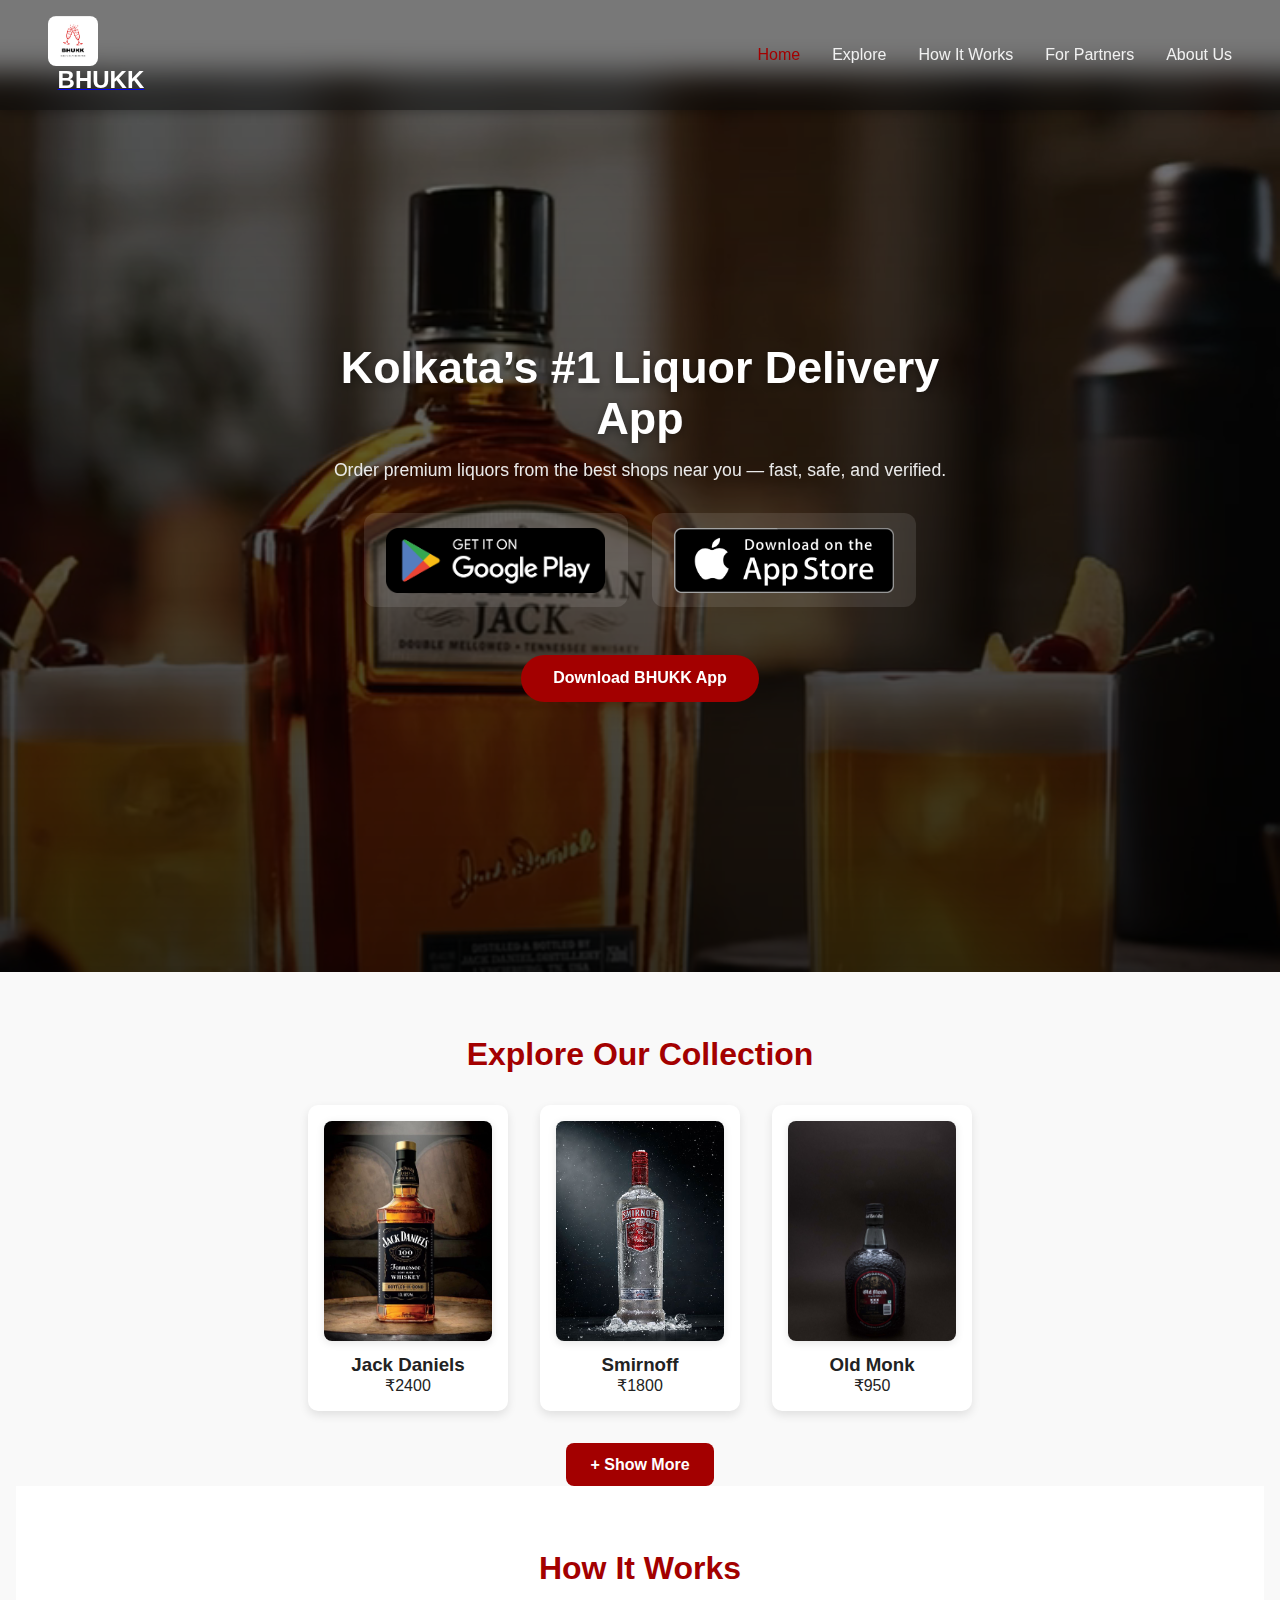
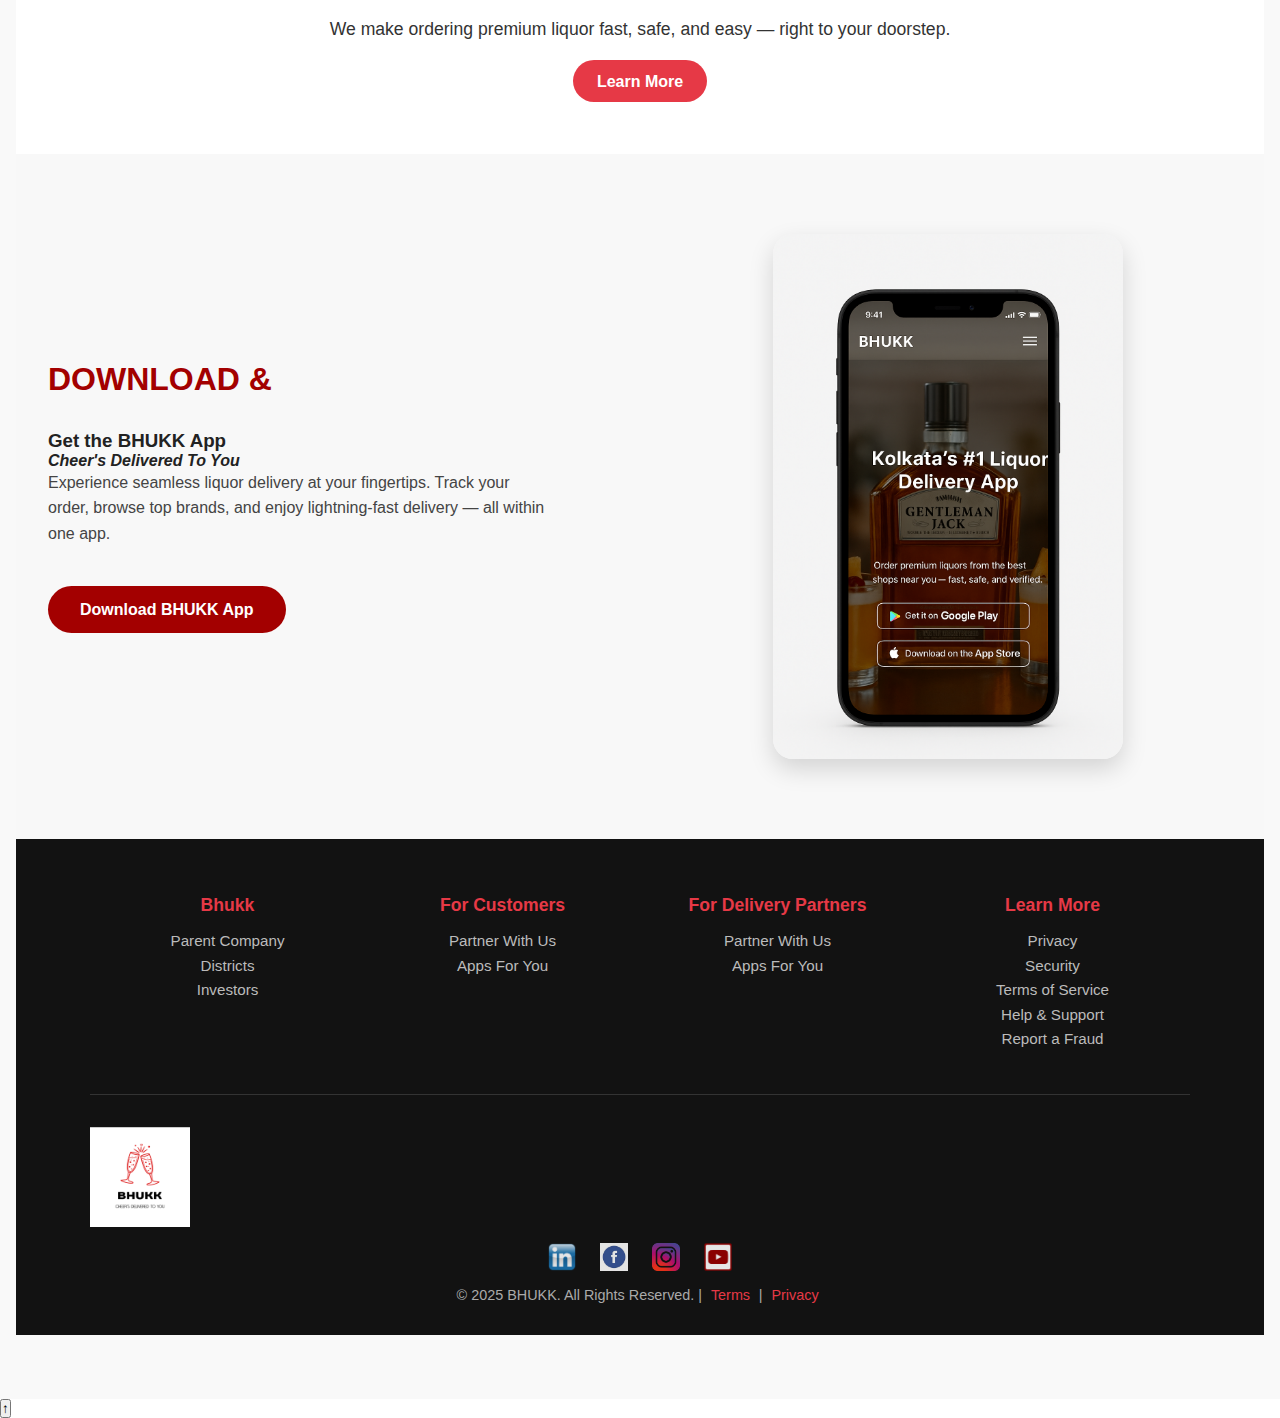
<file: index.html>
<!DOCTYPE html>
<html lang="en">
<head>
  <meta charset="UTF-8" />
  <meta name="viewport" content="width=device-width, initial-scale=1.0" />
  <title>BHUKK - Kolkata’s #1 Liquor Delivery App</title>
  <link rel="stylesheet" href="assets/css/style.css" />
  <link rel="stylesheet" href="assets/css/responsive.css"/>
</head>
<body>

  <!-- NAVBAR -->
<nav class="glass-nav">
  <div class="logo">
    <a href="index.html" class="logo-link">
      <img src="assets/images/logo.png" alt="BHUKK Logo" />
      <span class="logo-text">BHUKK</span>
    </a>
  </div>
  <ul class="nav-links">
    <li><a href="index.html" class="active">Home</a></li>
    <li><a href="explore.html">Explore</a></li>
    <li><a href="#how-it-works">How It Works</a></li>
    <li><a href="partners.html">For Partners</a></li>
    <li><a href="about.html">About Us</a></li>
  </ul>
</nav>

<!-- HERO SECTION -->
<section id="hero">
  <video autoplay muted loop playsinline class="hero-video">
    <source src="assets/videos/hero-banner.mp4" type="video/mp4">
  </video>

  <div class="hero-overlay"></div>

  <div class="hero-content fade-in">
    <h1>Kolkata’s #1 Liquor Delivery App</h1>
    <p>Order premium liquors from the best shops near you — fast, safe, and verified.</p>

  <!-- store buttons -->
    <div class="download-btns">
      <a href="#" class="store-btn dark">
        <img src="assets/images/playstore.png" alt="Get it on Google Play" />
      </a>
      <a href="#" class="store-btn dark">
        <img src="assets/images/appstore.png" alt="Download on the App Store" />
      </a>
    </div>

    <a href="#" class="primary-download-btn">Download BHUKK App</a>
  </div>
</section>


  <!-- STOCK SECTION -->
  <section id="stock">
    <h2>Explore Our Collection</h2>
    <div class="stock-grid" id="stockGrid">
      <div class="stock-card"><img src="assets/images/jackdeniels.jpg"><h3>Jack Daniels</h3><p>₹2400</p></div>
      <div class="stock-card"><img src="assets/images/smirnoff.jpg"><h3>Smirnoff</h3><p>₹1800</p></div>
      <div class="stock-card"><img src="assets/images/oldmonk.jpg"><h3>Old Monk</h3><p>₹950</p></div>
    </div>
    <a href="explore.html" class="explore-btn">+ Show More</a>

    
<!-- HOW IT WORKS -->
<section id="how-it-works-preview" class="how-preview">
  <h2>How It Works</h2>
  <p>
    We make ordering premium liquor fast, safe, and easy — right to your doorstep.
  </p>
  <a href="how-it-work.html" class="primary-btn learn-btn">Learn More</a>
</section>


<!-- APP MOCKUP SECTION -->
<section id="app-mockup">
  <div class="mockup-container">
    <div class="mockup-text">
      <h2>DOWNLOAD &</h2>
      <h3>Get the BHUKK App</h3>
      <h4><i>Cheer's Delivered To You</i></h4>
      <p>
        Experience seamless liquor delivery at your fingertips. Track your order, browse top brands, and enjoy lightning-fast delivery — all within one app.
      </p>
      <a href="#" class="primary-download-btn">Download BHUKK App</a>
    </div>

    <div class="mockup-image">
      <img src="assets/images/app-mockup.png" alt="BHUKK App Mockup" />
    </div>
  </div>
</section>


<!-- FOOTER -->
<footer id="footer">
  <div class="footer-container">
    
    <div class="footer-columns">
      <div class="footer-col">
        <h4>Bhukk</h4>
        <ul>
          <li><a href="#">Parent Company</a></li>
          <li><a href="#">Districts</a></li>
          <li><a href="#">Investors</a></li>
        </ul>
      </div>

      <div class="footer-col">
        <h4>For Customers</h4>
        <ul>
          <li><a href="#">Partner With Us</a></li>
          <li><a href="#">Apps For You</a></li>
        </ul>
      </div>

      <div class="footer-col">
        <h4>For Delivery Partners</h4>
        <ul>
          <li><a href="#">Partner With Us</a></li>
          <li><a href="#">Apps For You</a></li>
        </ul>
      </div>

      <div class="footer-col">
        <h4>Learn More</h4>
        <ul>
          <li><a href="privacy.html">Privacy</a></li>
          <li><a href="#">Security</a></li>
          <li><a href="#">Terms of Service</a></li>
          <li><a href="#">Help & Support</a></li>
          <li><a href="#">Report a Fraud</a></li>
        </ul>
      </div>
    </div>

    <div class="footer-logo-section">
      <img src="assets/images/logo.png" alt="BHUKK Logo" class="footer-logo" />
    </div>

    <div class="footer-socials">
      <a href="#"><img src="assets/images/linkedin.png" alt="LinkedIn" /></a>
      <a href="#"><img src="assets/images/facebook.jpg" alt="Facebook" /></a>
      <a href="#"><img src="assets/images/instagram.png" alt="Instagram" /></a>
      <a href="#"><img src="assets/images/youtube.png" alt="YouTube" /></a>
    </div>

    <p class="footer-copy">
      © 2025 BHUKK. All Rights Reserved. |
      <a href="terms.html">Terms</a> |
      <a href="privacy.html">Privacy</a>
    </p>
  </div>
</footer>

  <script src="assets/js/main.js"></script>
  <script src="assets/js/animation.js"></script>
</body>
</html>
</file>
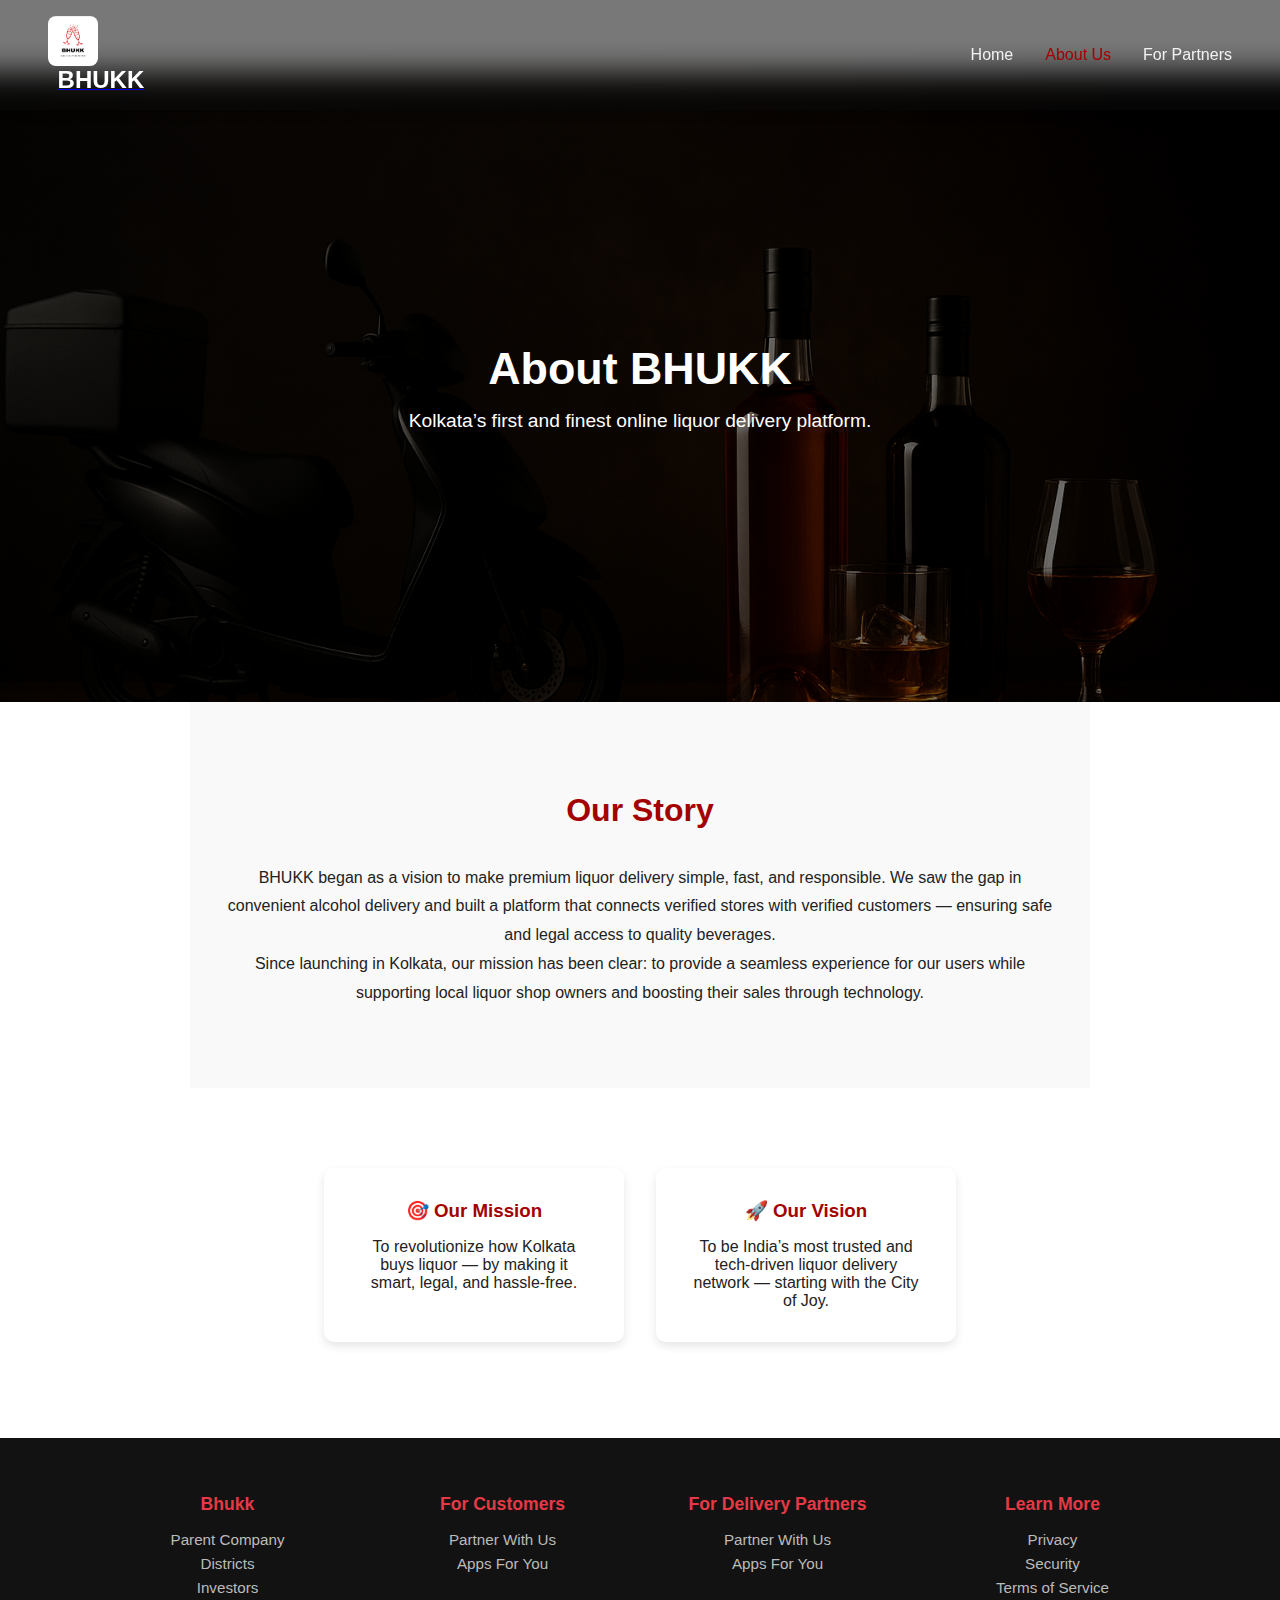
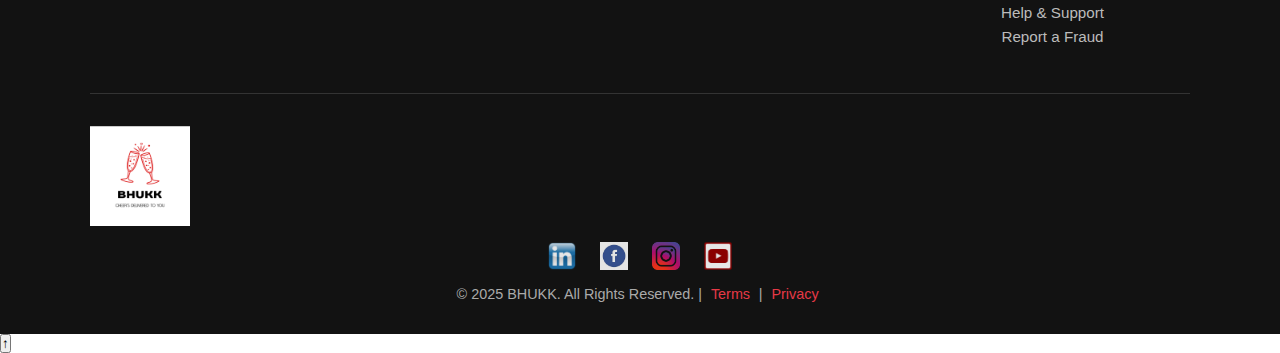
<file: about.html>
<!DOCTYPE html>
<html lang="en">
<head>
  <meta charset="UTF-8" />
  <meta name="viewport" content="width=device-width, initial-scale=1.0" />
  <title>About Us | BHUKK</title>
  <link rel="stylesheet" href="assets/css/style.css" />
  <link rel="stylesheet" href="assets/css/responsive.css"/>
</head>
<body>

  <!-- NAVBAR -->
  <nav class="glass-nav">
    <div class="logo">
      <a href="index.html" class="logo-link">
        <img src="assets/images/logo.png" alt="BHUKK Logo" />
        <span class="logo-text">BHUKK</span>
      </a>
    </div>

    <ul class="nav-links">
      <li><a href="index.html">Home</a></li>
      <li><a href="about.html" class="active">About Us</a></li>
      <li><a href="partners.html">For Partners</a></li>
    </ul>
  </nav>

  <!-- HERO SECTION -->
  <section id="about-hero">
    <div class="about-overlay"></div>
    <img src="assets/images/about-hero.png" alt="About BHUKK" class="about-hero-img">
    <div class="about-hero-content">
      <h1>About BHUKK</h1>
      <p>Kolkata’s first and finest online liquor delivery platform.</p>
    </div>
  </section>

  <!-- OUR STORY -->
  <section id="our-story">
    <h2>Our Story</h2>
    <p>
      BHUKK began as a vision to make premium liquor delivery simple, fast, and responsible. 
      We saw the gap in convenient alcohol delivery and built a platform that connects verified 
      stores with verified customers — ensuring safe and legal access to quality beverages.
    </p>
    <p>
      Since launching in Kolkata, our mission has been clear: to provide a seamless experience 
      for our users while supporting local liquor shop owners and boosting their sales through technology.
    </p>
  </section>

  <!-- OUR MISSION & VISION -->
  <section id="mission-vision">
    <div class="mv-container">
      <div class="mv-box">
        <h3>🎯 Our Mission</h3>
        <p>To revolutionize how Kolkata buys liquor — by making it smart, legal, and hassle-free.</p>
      </div>
      <div class="mv-box">
        <h3>🚀 Our Vision</h3>
        <p>To be India’s most trusted and tech-driven liquor delivery network — starting with the City of Joy.</p>
      </div>
    </div>
  </section>

  <!-- FOOTER -->
<footer id="footer">
  <div class="footer-container">
    
    <div class="footer-columns">
      <div class="footer-col">
        <h4>Bhukk</h4>
        <ul>
          <li><a href="#">Parent Company</a></li>
          <li><a href="#">Districts</a></li>
          <li><a href="#">Investors</a></li>
        </ul>
      </div>

      <div class="footer-col">
        <h4>For Customers</h4>
        <ul>
          <li><a href="#">Partner With Us</a></li>
          <li><a href="#">Apps For You</a></li>
        </ul>
      </div>

      <div class="footer-col">
        <h4>For Delivery Partners</h4>
        <ul>
          <li><a href="#">Partner With Us</a></li>
          <li><a href="#">Apps For You</a></li>
        </ul>
      </div>

      <div class="footer-col">
        <h4>Learn More</h4>
        <ul>
          <li><a href="privacy.html">Privacy</a></li>
          <li><a href="#">Security</a></li>
          <li><a href="#">Terms of Service</a></li>
          <li><a href="#">Help & Support</a></li>
          <li><a href="#">Report a Fraud</a></li>
        </ul>
      </div>
    </div>

    <div class="footer-logo-section">
      <img src="assets/images/logo.png" alt="BHUKK Logo" class="footer-logo" />
    </div>

    <div class="footer-socials">
      <a href="#"><img src="assets/images/linkedin.png" alt="LinkedIn" /></a>
      <a href="#"><img src="assets/images/facebook.jpg" alt="Facebook" /></a>
      <a href="#"><img src="assets/images/instagram.png" alt="Instagram" /></a>
      <a href="#"><img src="assets/images/youtube.png" alt="YouTube" /></a>
    </div>

    <p class="footer-copy">
      © 2025 BHUKK. All Rights Reserved. |
      <a href="terms.html">Terms</a> |
      <a href="privacy.html">Privacy</a>
    </p>
  </div>
</footer>


 <script src="assets/js/main.js"></script>
  <script src="assets/js/animation.js"></script>
</body>
</html>
</file>
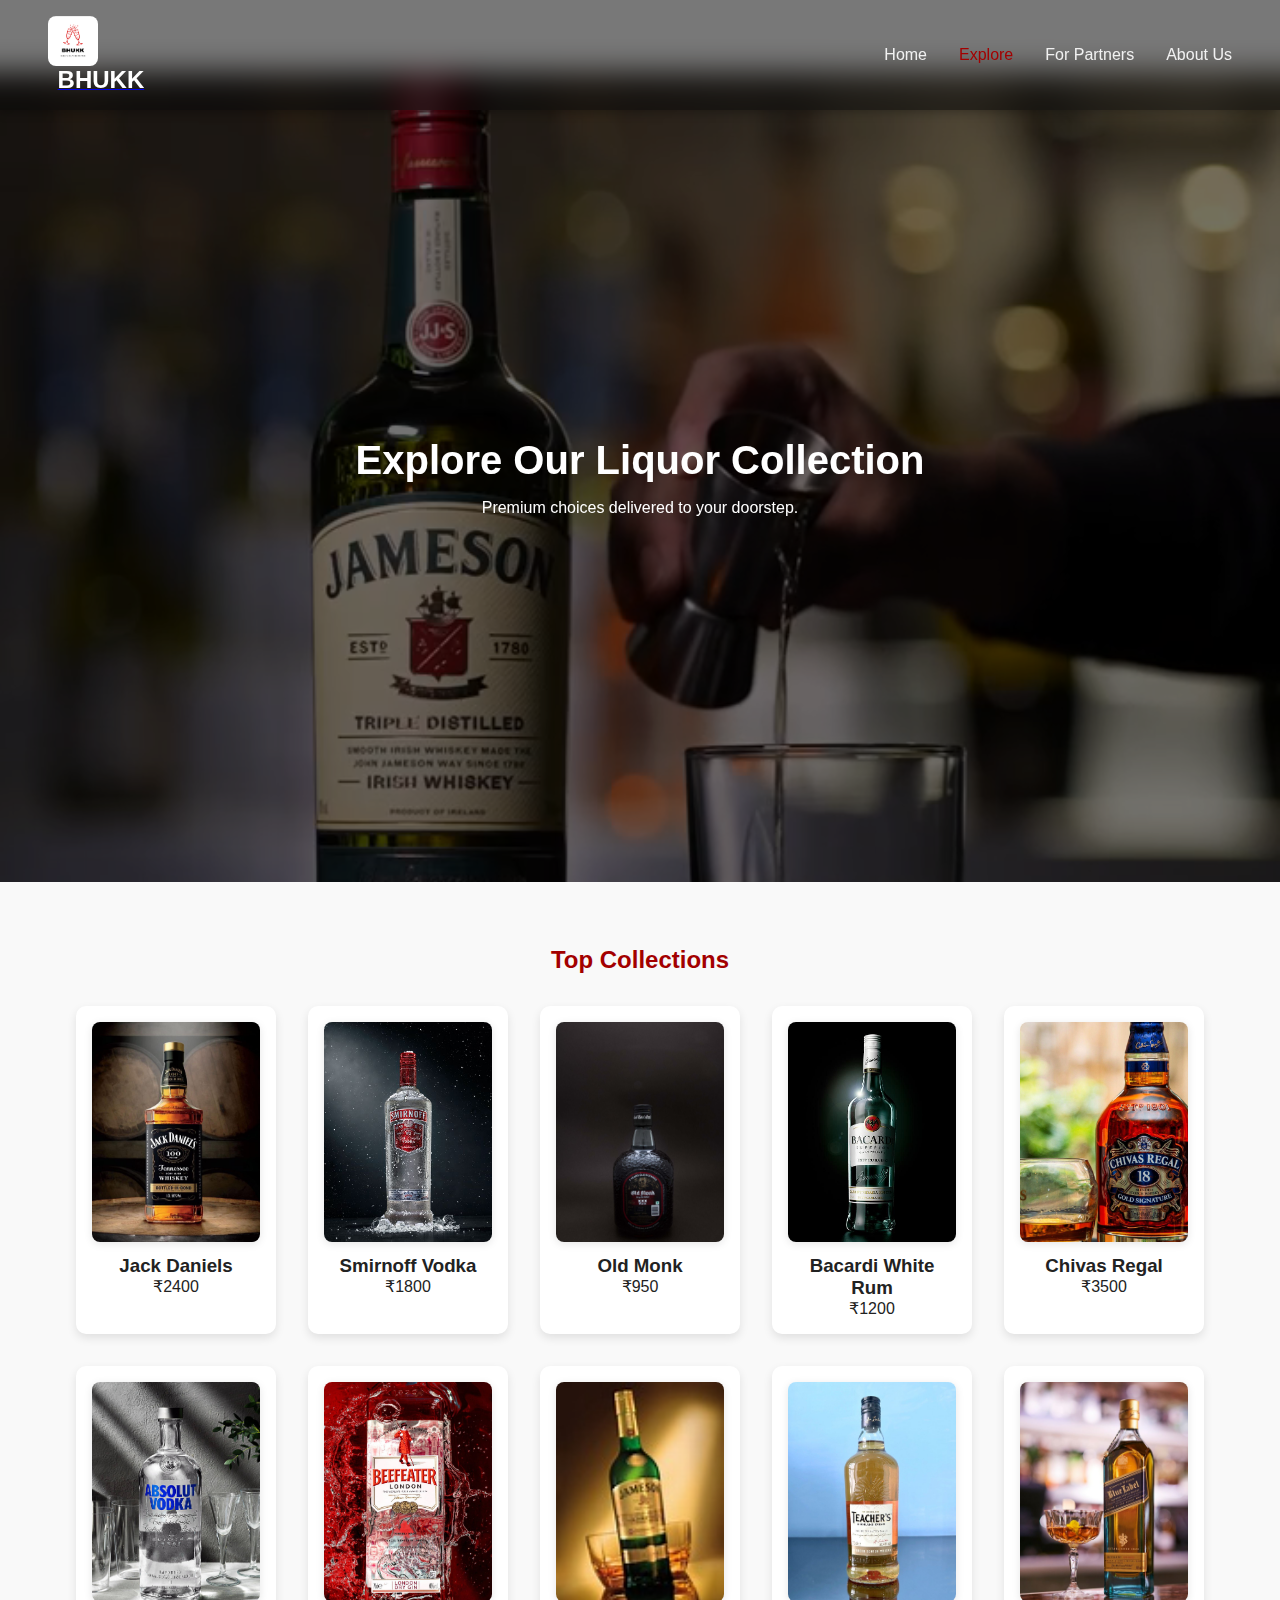
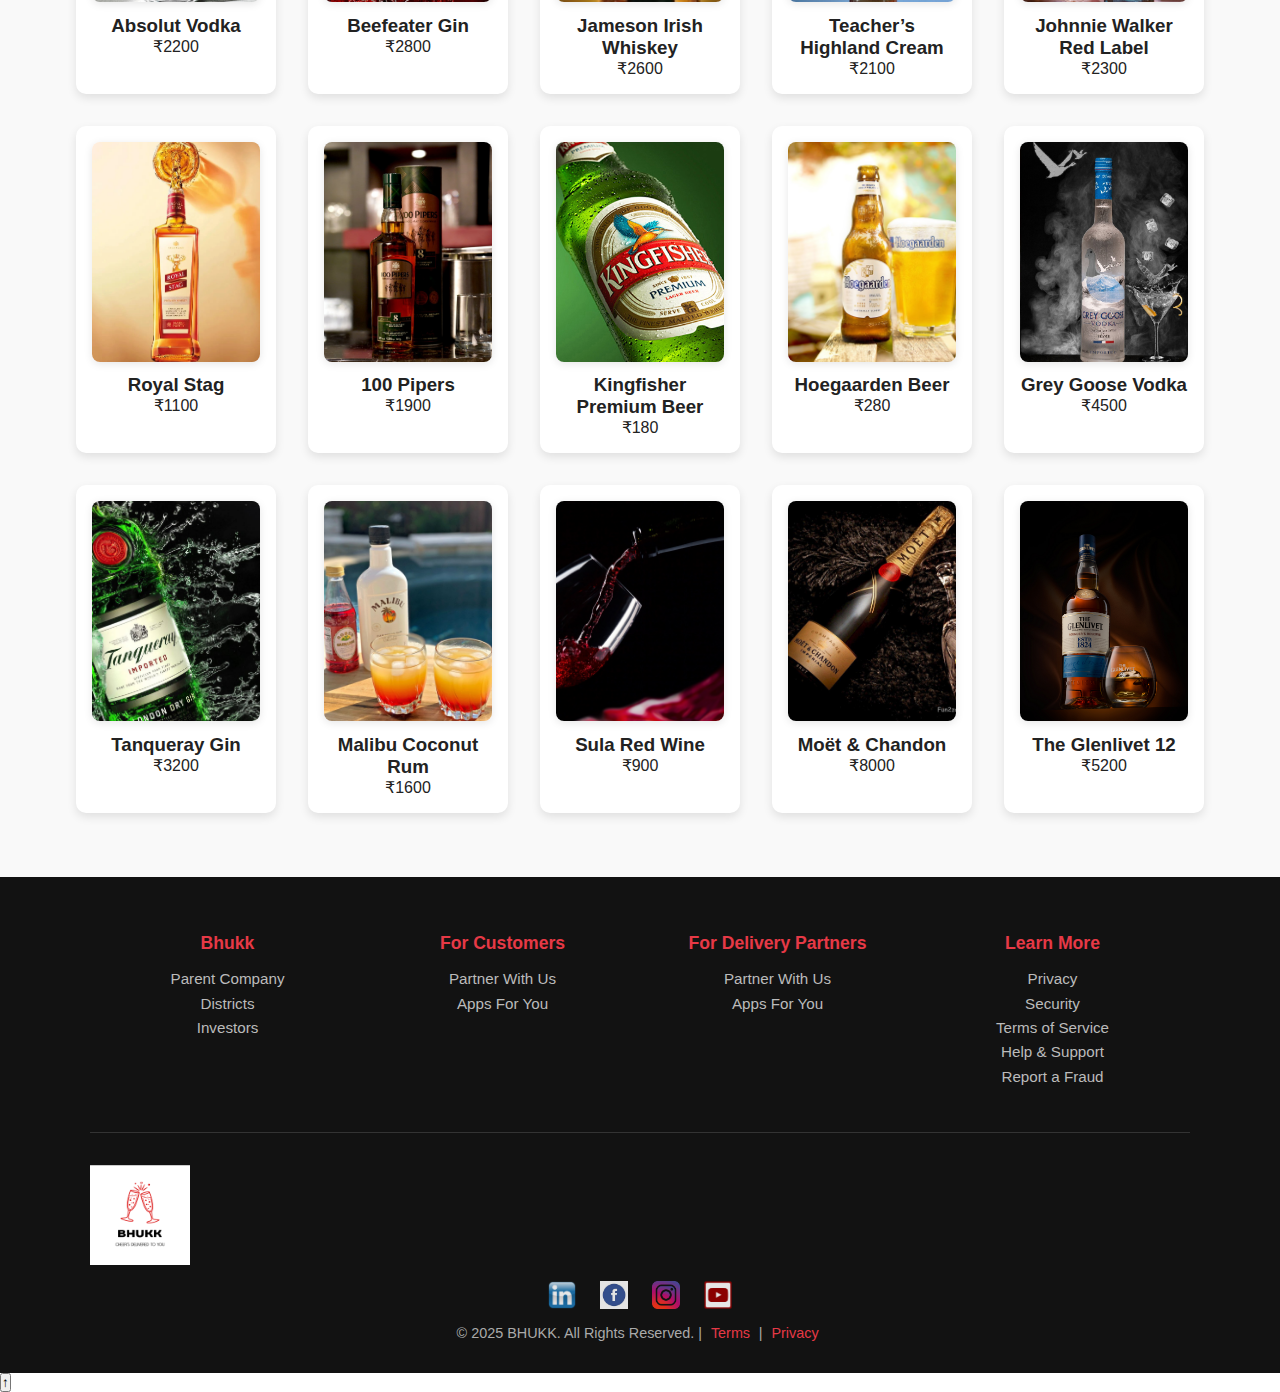
<file: explore.html>
<!DOCTYPE html>
<html lang="en">
<head>
  <meta charset="UTF-8" />
  <meta name="viewport" content="width=device-width, initial-scale=1.0" />
  <title>Explore Collection | BHUKK</title>
  <link rel="stylesheet" href="assets/css/style.css" />
  <link rel="stylesheet" href="assets/css/responsive.css"
</head>
<body>

  <!-- NAVBAR -->
  <nav class="glass-nav">
    <div class="logo">
      <a href="index.html" class="logo-link">
        <img src="assets/images/logo.png" alt="BHUKK Logo" />
        <span class="logo-text">BHUKK</span>
      </a>
    </div>
    <ul class="nav-links">
      <li><a href="index.html">Home</a></li>
      <li><a href="explore.html" class="active">Explore</a></li>
      <li><a href="partners.html">For Partners</a></li>
      <li><a href="about.html">About Us</a></li>
    </ul>
  </nav>

  <!-- HERO -->
  <section id="explore-hero">
    <div class="explore-overlay"></div>
  <video autoplay muted loop playsinline class="hero-video">
    <source src="assets/videos/explore-hero.mp4" type="video/mp4">
  </video>
    <div class="explore-hero-content">
      <h1>Explore Our Liquor Collection</h1>
      <p>Premium choices delivered to your doorstep.</p>
    </div>
  </section>

  <!-- LIQUOR GRID -->
  <section id="explore-grid">
    <h2>Top Collections</h2>
    <div class="stock-grid">

      <!-- 20 LIQUOR CARDS -->
      <div class="stock-card"><img src="assets/images/jackdeniels.jpg"><h3>Jack Daniels</h3><p>₹2400</p></div>
      <div class="stock-card"><img src="assets/images/smirnoff.jpg"><h3>Smirnoff Vodka</h3><p>₹1800</p></div>
      <div class="stock-card"><img src="assets/images/oldmonk.jpg"><h3>Old Monk</h3><p>₹950</p></div>
      <div class="stock-card"><img src="assets/images/bacardi.jpg"><h3>Bacardi White Rum</h3><p>₹1200</p></div>
      <div class="stock-card"><img src="assets/images/chivas.jpg"><h3>Chivas Regal</h3><p>₹3500</p></div>
      <div class="stock-card"><img src="assets/images/absolut.jpg"><h3>Absolut Vodka</h3><p>₹2200</p></div>
      <div class="stock-card"><img src="assets/images/beefeater.jpg"><h3>Beefeater Gin</h3><p>₹2800</p></div>
      <div class="stock-card"><img src="assets/images/jameson.jpg"><h3>Jameson Irish Whiskey</h3><p>₹2600</p></div>
      <div class="stock-card"><img src="assets/images/teachers.jpg"><h3>Teacher’s Highland Cream</h3><p>₹2100</p></div>
      <div class="stock-card"><img src="assets/images/johnnie.jpg"><h3>Johnnie Walker Red Label</h3><p>₹2300</p></div>
      <div class="stock-card"><img src="assets/images/royalstag.jpg"><h3>Royal Stag</h3><p>₹1100</p></div>
      <div class="stock-card"><img src="assets/images/100pipers.jpg"><h3>100 Pipers</h3><p>₹1900</p></div>
      <div class="stock-card"><img src="assets/images/kingfisher.jpg"><h3>Kingfisher Premium Beer</h3><p>₹180</p></div>
      <div class="stock-card"><img src="assets/images/hoegaarden.jpg"><h3>Hoegaarden Beer</h3><p>₹280</p></div>
      <div class="stock-card"><img src="assets/images/greygoose.jpg"><h3>Grey Goose Vodka</h3><p>₹4500</p></div>
      <div class="stock-card"><img src="assets/images/tanqueray.jpg"><h3>Tanqueray Gin</h3><p>₹3200</p></div>
      <div class="stock-card"><img src="assets/images/malibu.jpg"><h3>Malibu Coconut Rum</h3><p>₹1600</p></div>
      <div class="stock-card"><img src="assets/images/wine.jpg"><h3>Sula Red Wine</h3><p>₹900</p></div>
      <div class="stock-card"><img src="assets/images/champagne.jpg"><h3>Moët & Chandon</h3><p>₹8000</p></div>
      <div class="stock-card"><img src="assets/images/glenlivet.jpg"><h3>The Glenlivet 12</h3><p>₹5200</p></div>

    </div>
  </section>

  <!-- FOOTER -->
<footer id="footer">
  <div class="footer-container">
    
    <div class="footer-columns">
      <div class="footer-col">
        <h4>Bhukk</h4>
        <ul>
          <li><a href="#">Parent Company</a></li>
          <li><a href="#">Districts</a></li>
          <li><a href="#">Investors</a></li>
        </ul>
      </div>

      <div class="footer-col">
        <h4>For Customers</h4>
        <ul>
          <li><a href="#">Partner With Us</a></li>
          <li><a href="#">Apps For You</a></li>
        </ul>
      </div>

      <div class="footer-col">
        <h4>For Delivery Partners</h4>
        <ul>
          <li><a href="#">Partner With Us</a></li>
          <li><a href="#">Apps For You</a></li>
        </ul>
      </div>

      <div class="footer-col">
        <h4>Learn More</h4>
        <ul>
          <li><a href="privacy.html">Privacy</a></li>
          <li><a href="#">Security</a></li>
          <li><a href="#">Terms of Service</a></li>
          <li><a href="#">Help & Support</a></li>
          <li><a href="#">Report a Fraud</a></li>
        </ul>
      </div>
    </div>

    <div class="footer-logo-section">
      <img src="assets/images/logo.png" alt="BHUKK Logo" class="footer-logo" />
    </div>

    <div class="footer-socials">
      <a href="#"><img src="assets/images/linkedin.png" alt="LinkedIn" /></a>
      <a href="#"><img src="assets/images/facebook.jpg" alt="Facebook" /></a>
      <a href="#"><img src="assets/images/instagram.png" alt="Instagram" /></a>
      <a href="#"><img src="assets/images/youtube.png" alt="YouTube" /></a>
    </div>

    <p class="footer-copy">
      © 2025 BHUKK. All Rights Reserved. |
      <a href="terms.html">Terms</a> |
      <a href="privacy.html">Privacy</a>
    </p>
  </div>
</footer>

 <script src="assets/js/main.js"></script>
 <script src="assets/js/animation.js"></script>


</body>
</html>
</file>
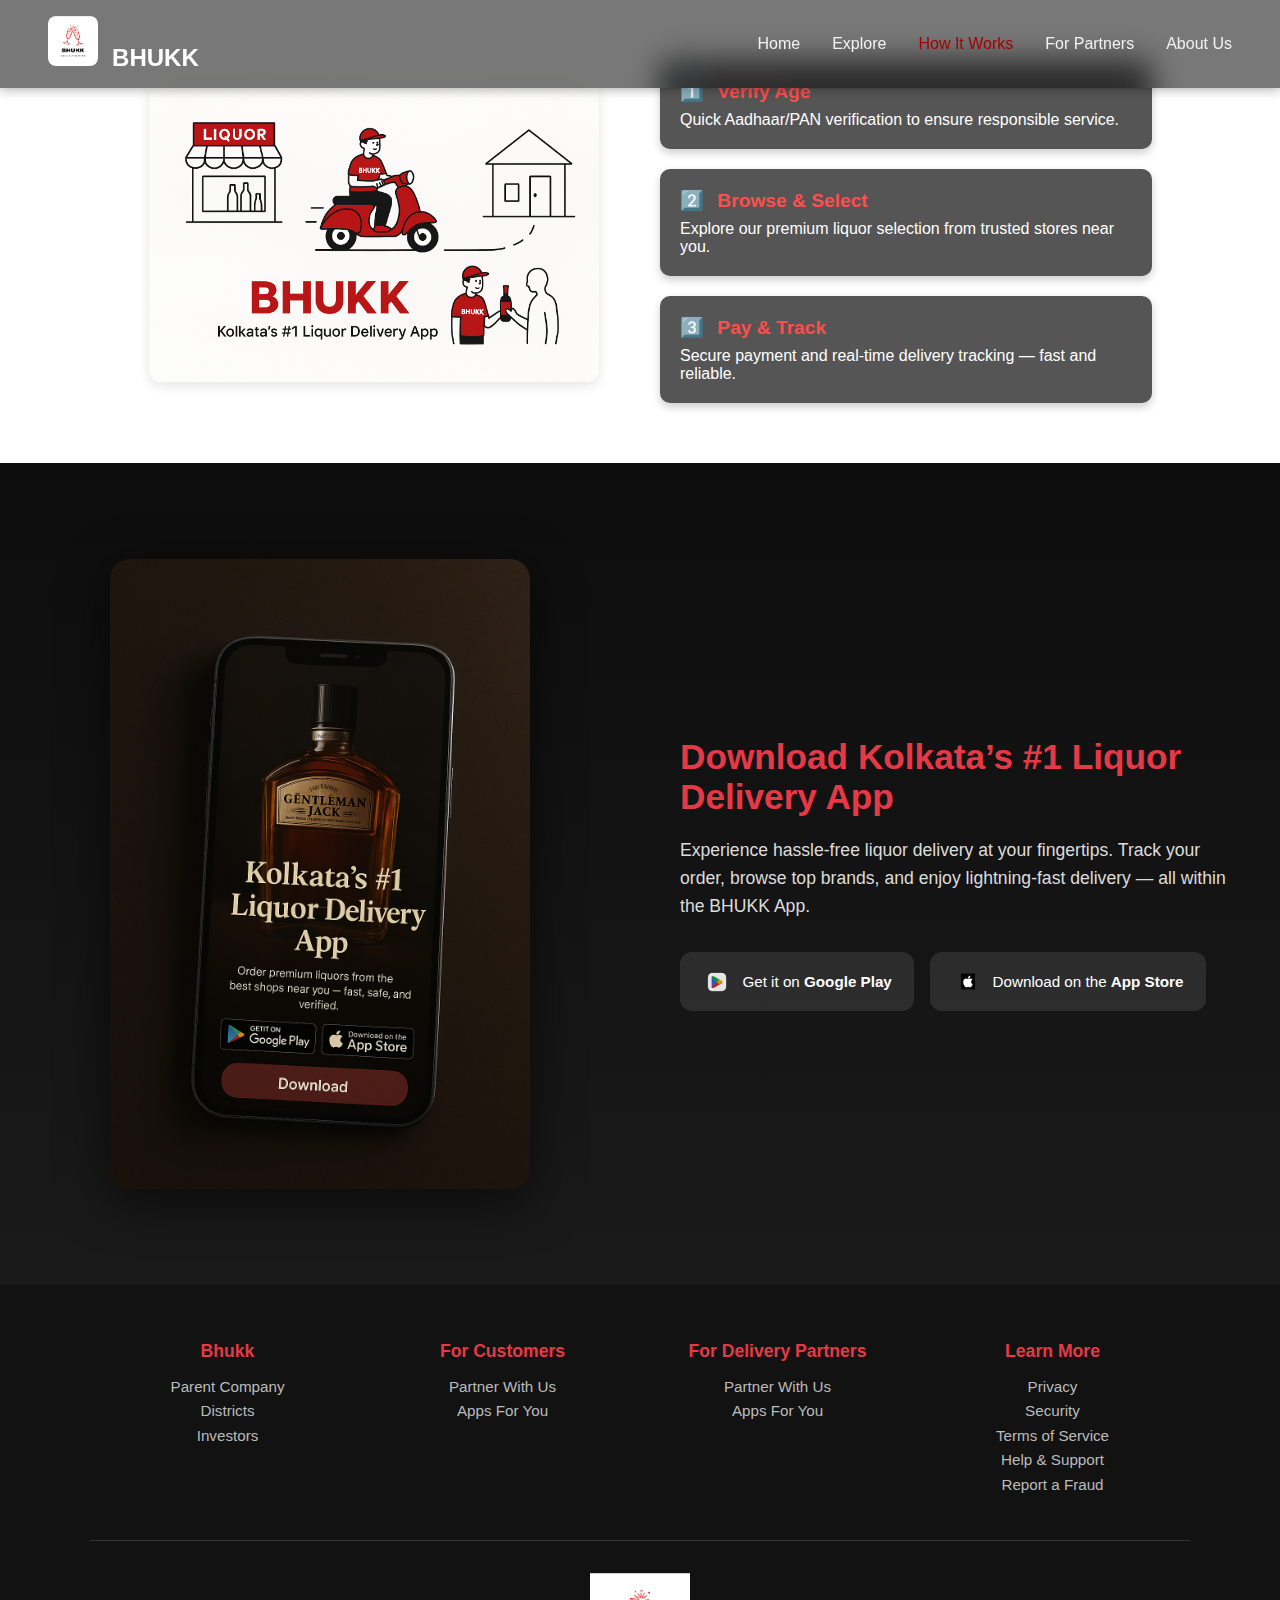
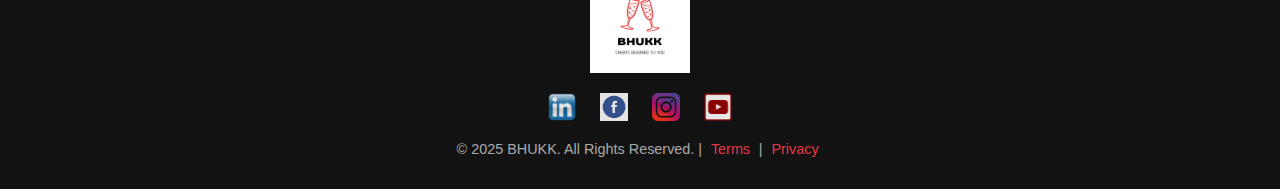
<file: how-it-work.html>
<!DOCTYPE html>
<html lang="en">
<head>
  <meta charset="UTF-8" />
  <meta name="viewport" content="width=device-width, initial-scale=1.0" />
  <title>How It Works | BHUKK</title>
  <link rel="stylesheet" href="assets/css/style.css" />
</head>
<body>

  <!-- Reuse your glass-nav -->
  <header class="glass-nav">
    <div class="logo">
      <img src="assets/images/logo.png" alt="BHUKK Logo" />
      <span class="logo-text">BHUKK</span>
    </div>

    <nav>
      <ul class="nav-links">
        <li><a href="index.html">Home</a></li>
        <li><a href="explore.html">Explore</a></li>
        <li><a href="how-it-works.html" class="active">How It Works</a></li>
        <li><a href="partners.html">For Partners</a></li>
        <li><a href="about.html">About Us</a></li>
      </ul>
    </nav>
  </header>


  <!-- HOW IT WORKS DETAILS -->
  <section class="how-it-works">
  <div class="how-container">
    <div class="how-image">
      <img src="assets/images/how-it-works.png" alt="BHUKK delivery illustration">
    </div>

    <div class="how-text">
      <div class="step">
        <h3><span class="step-number">1️⃣</span> Verify Age</h3>
        <p>Quick Aadhaar/PAN verification to ensure responsible service.</p>
      </div>

      <div class="step">
        <h3><span class="step-number">2️⃣</span> Browse & Select</h3>
        <p>Explore our premium liquor selection from trusted stores near you.</p>
      </div>

      <div class="step">
        <h3><span class="step-number">3️⃣</span> Pay & Track</h3>
        <p>Secure payment and real-time delivery tracking — fast and reliable.</p>
      </div>
    </div>
  </div>
</section>


 <!-- DOWNLOAD APP SECTION -->
<section class="download-section">
  <div class="download-container">
    
    <!-- LEFT: App Mockup -->
    <div class="download-left">
      <img src="assets/images/app-mockup1.png" alt="BHUKK App Mockup" class="mockup-img" />
    </div>

    <!-- RIGHT: Download Info -->
    <div class="download-right">
      <h2>Download Kolkata’s #1 Liquor Delivery App</h2>
      <p>
        Experience hassle-free liquor delivery at your fingertips. Track your order, browse top brands, 
        and enjoy lightning-fast delivery — all within the BHUKK App.
      </p>

      <div class="download-buttons">
        <a href="#" class="store-btn playstore">
          <img src="assets/images/playstore-icon.png" alt="Play Store" />
          <span>Get it on <strong>Google Play</strong></span>
        </a>
        <a href="#" class="store-btn appstore">
          <img src="assets/images/apple-icon2.png" alt="App Store" />
          <span>Download on the <strong>App Store</strong></span>
        </a>
      </div>
    </div>

  </div>
</section>


  <!-- FOOTER -->
<footer id="footer">
  <div class="footer-container">
    
    <div class="footer-columns">
      <div class="footer-col">
        <h4>Bhukk</h4>
        <ul>
          <li><a href="#">Parent Company</a></li>
          <li><a href="#">Districts</a></li>
          <li><a href="#">Investors</a></li>
        </ul>
      </div>

      <div class="footer-col">
        <h4>For Customers</h4>
        <ul>
          <li><a href="#">Partner With Us</a></li>
          <li><a href="#">Apps For You</a></li>
        </ul>
      </div>

      <div class="footer-col">
        <h4>For Delivery Partners</h4>
        <ul>
          <li><a href="#">Partner With Us</a></li>
          <li><a href="#">Apps For You</a></li>
        </ul>
      </div>

      <div class="footer-col">
        <h4>Learn More</h4>
        <ul>
          <li><a href="privacy.html">Privacy</a></li>
          <li><a href="#">Security</a></li>
          <li><a href="#">Terms of Service</a></li>
          <li><a href="#">Help & Support</a></li>
          <li><a href="#">Report a Fraud</a></li>
        </ul>
      </div>
    </div>

    <div class="footer-logo-section">
      <img src="assets/images/logo.png" alt="BHUKK Logo" class="footer-logo" />
    </div>

    <div class="footer-socials">
      <a href="#"><img src="assets/images/linkedin.png" alt="LinkedIn" /></a>
      <a href="#"><img src="assets/images/facebook.jpg" alt="Facebook" /></a>
      <a href="#"><img src="assets/images/instagram.png" alt="Instagram" /></a>
      <a href="#"><img src="assets/images/youtube.png" alt="YouTube" /></a>
    </div>

    <p class="footer-copy">
      © 2025 BHUKK. All Rights Reserved. |
      <a href="terms.html">Terms</a> |
      <a href="privacy.html">Privacy</a>
    </p>
  </div>
</footer>

</body>
</html>
</file>
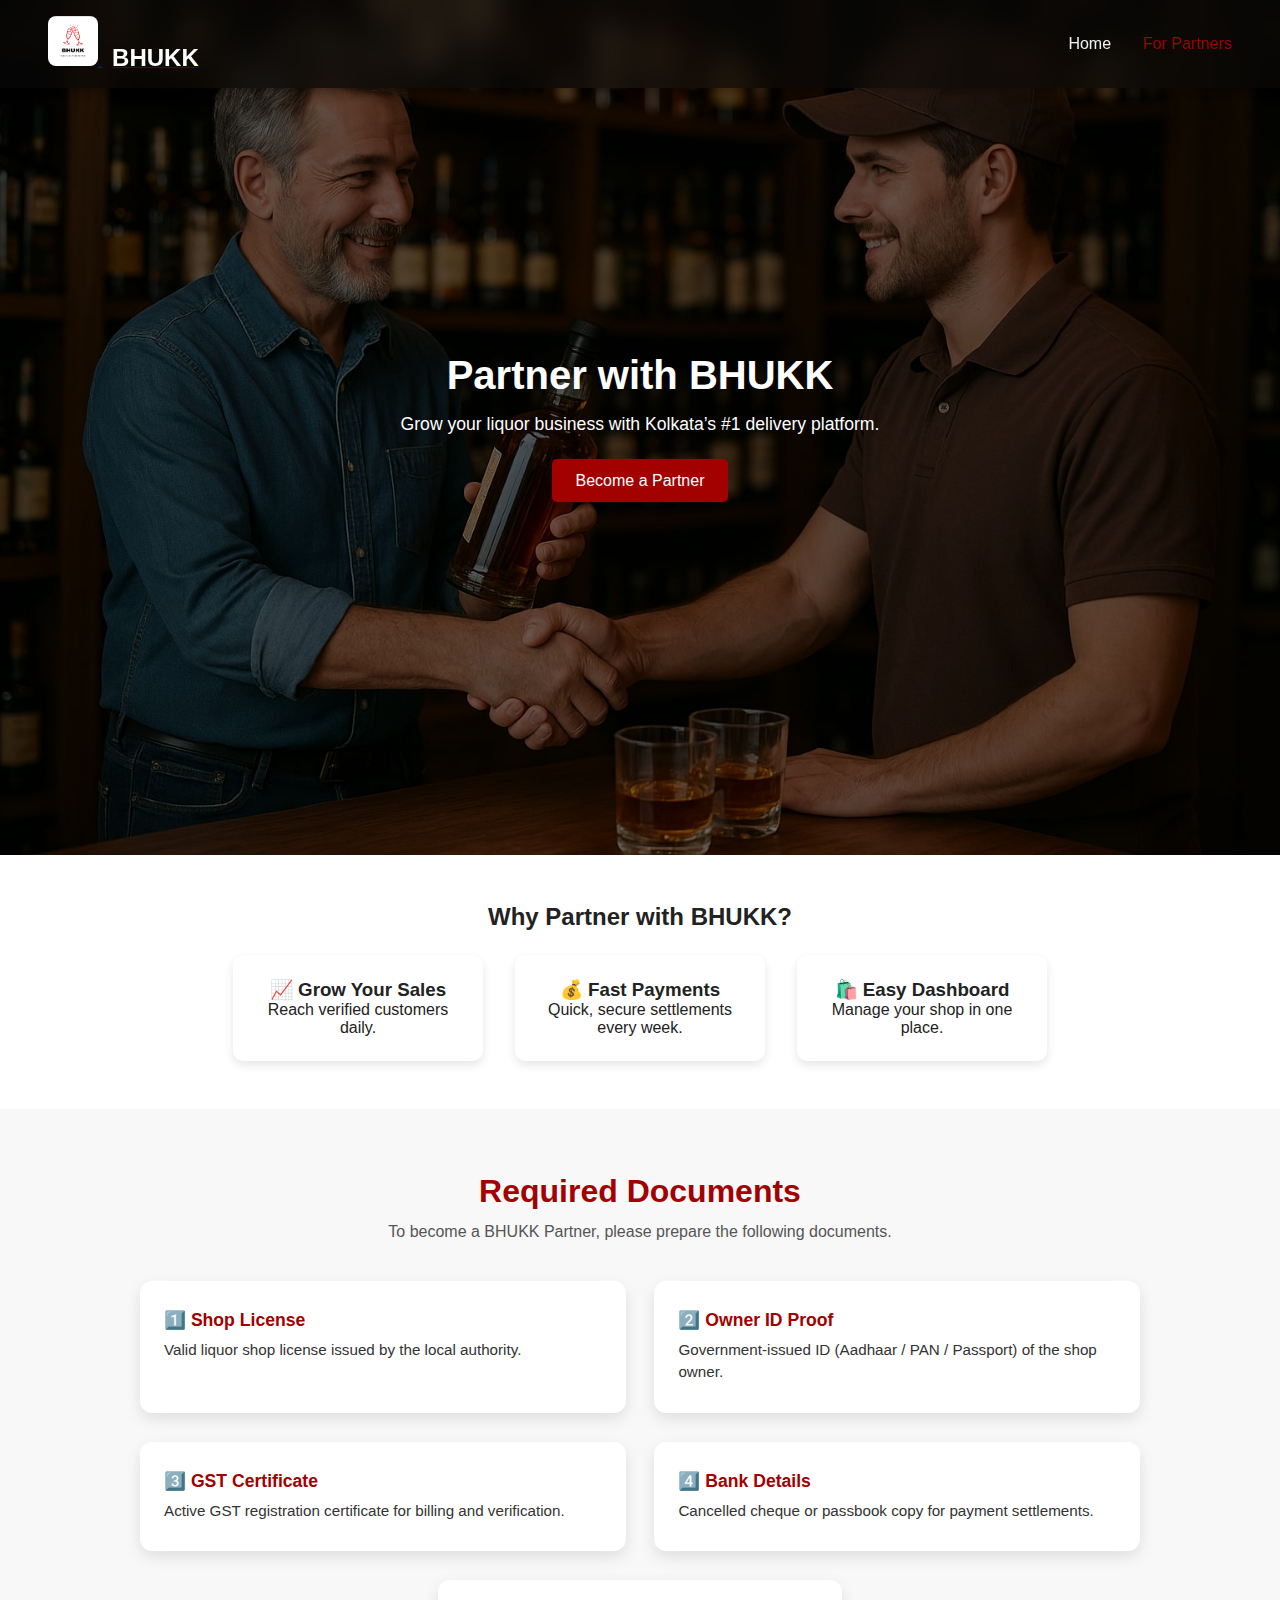
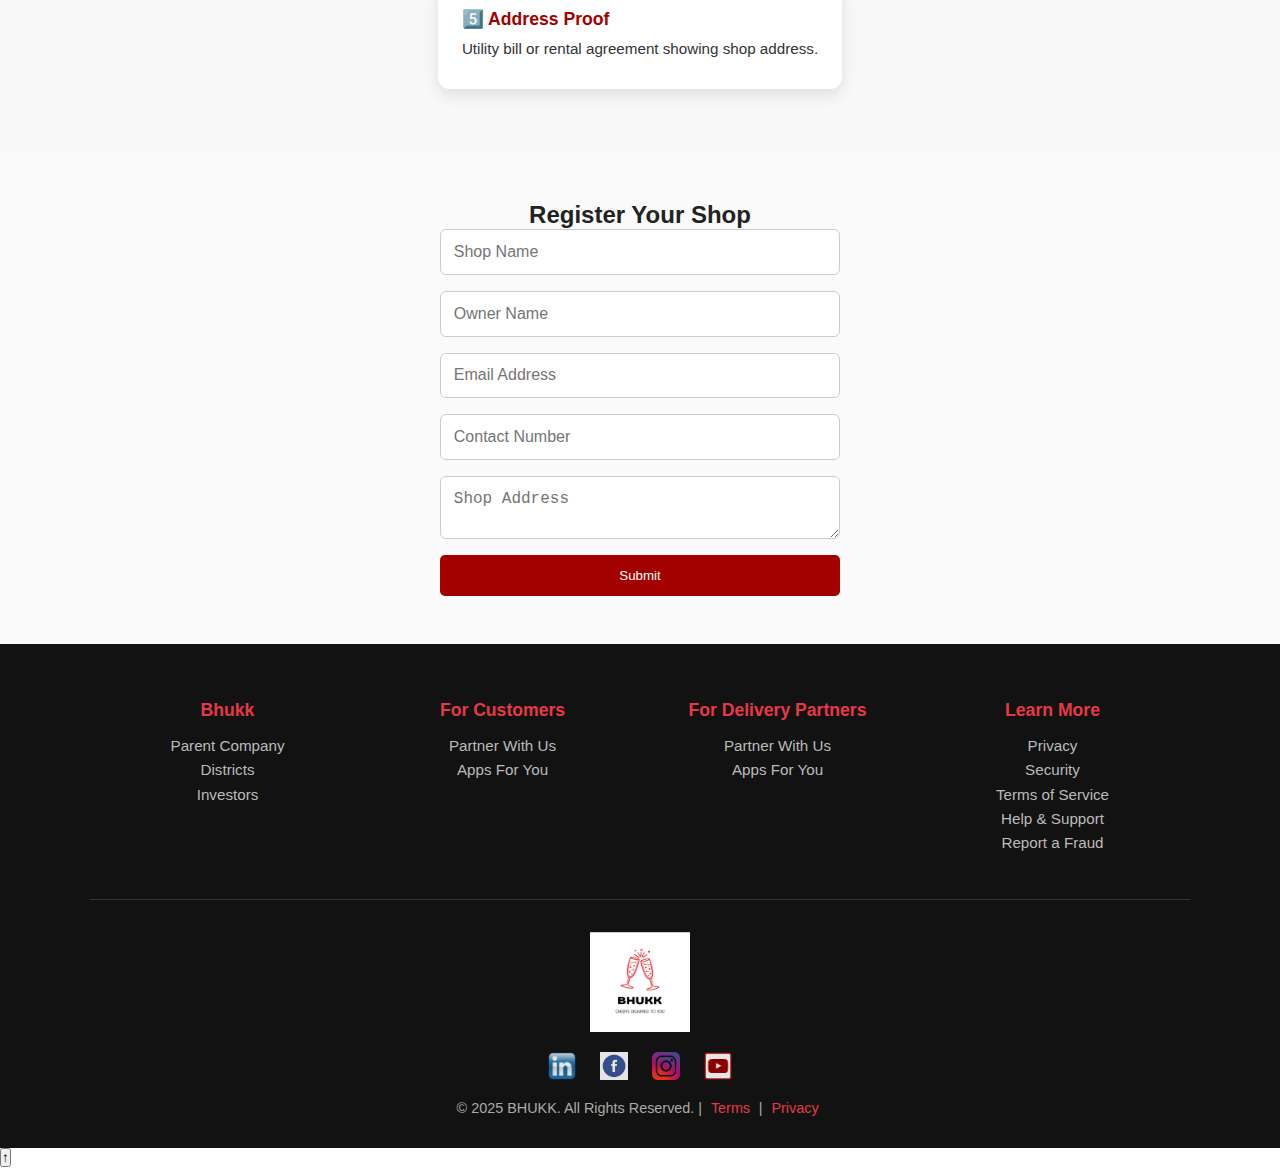
<file: partners.html>
<!DOCTYPE html>
<html lang="en">
<head>
  <meta charset="UTF-8" />
  <meta name="viewport" content="width=device-width, initial-scale=1.0" />
  <title>Partner with BHUKK</title>
  <link rel="stylesheet" href="assets/css/style.css" />
</head>
<body>
  <!-- NAVBAR -->
  <nav class="glass-nav">
    <div class="logo">
      <a href="index.html" class="logo-link">
        <img src="assets/images/logo.png" alt="BHUKK Logo" />
        <span class="logo-text">BHUKK</span>
      </a>
    </div>
    <ul class="nav-links">
      <li><a href="index.html">Home</a></li>
      <li><a href="partners.html" class="active">For Partners</a></li>
    </ul>
  </nav>

  <!-- PARTNER HERO -->
  <section id="partner-hero">
    <img src="assets/images/partners-hero.jpg" alt="Partner Hero" class="partner-hero-img" />
    <div class="partner-hero-overlay"></div>
    <div class="partner-hero-content">
      <h1>Partner with BHUKK</h1>
      <p>Grow your liquor business with Kolkata’s #1 delivery platform.</p>
      <button class="partner-btn">Become a Partner</button>
    </div>
  </section>

  <!-- FEATURES -->
  <section id="partner-features">
    <h2>Why Partner with BHUKK?</h2>
    <div class="features">
      <div class="feature"><h3>📈 Grow Your Sales</h3><p>Reach verified customers daily.</p></div>
      <div class="feature"><h3>💰 Fast Payments</h3><p>Quick, secure settlements every week.</p></div>
      <div class="feature"><h3>🛍️ Easy Dashboard</h3><p>Manage your shop in one place.</p></div>
    </div>
  </section>

 <!-- REQUIRED DOCUMENTS SECTION -->
<section id="required-docs">
  <h2>Required Documents</h2>
  <p class="subtext">To become a BHUKK Partner, please prepare the following documents.</p>

  <div class="docs-container">
    <div class="doc-card">
      <h3>1️⃣ Shop License</h3>
      <p>Valid liquor shop license issued by the local authority.</p>
    </div>

    <div class="doc-card">
      <h3>2️⃣ Owner ID Proof</h3>
      <p>Government-issued ID (Aadhaar / PAN / Passport) of the shop owner.</p>
    </div>

    <div class="doc-card">
      <h3>3️⃣ GST Certificate</h3>
      <p>Active GST registration certificate for billing and verification.</p>
    </div>

    <div class="doc-card">
      <h3>4️⃣ Bank Details</h3>
      <p>Cancelled cheque or passbook copy for payment settlements.</p>
    </div>

    <div class="doc-card">
      <h3>5️⃣ Address Proof</h3>
      <p>Utility bill or rental agreement showing shop address.</p>
    </div>
  </div>
</section>


  <!-- REGISTRATION FORM -->
  <section id="partner-form">
    <h2>Register Your Shop</h2>
    <form id="partner-registration">
      <input type="text" placeholder="Shop Name" required />
      <input type="text" placeholder="Owner Name" required />
      <input type="email" placeholder="Email Address" required />
      <input type="tel" placeholder="Contact Number" required />
      <textarea placeholder="Shop Address"></textarea>
      <button type="submit">Submit</button>
    </form>
    <div id="form-success"></div>
  </section>


<!-- FOOTER -->
<footer id="footer">
  <div class="footer-container">
    
    <div class="footer-columns">
      <div class="footer-col">
        <h4>Bhukk</h4>
        <ul>
          <li><a href="#">Parent Company</a></li>
          <li><a href="#">Districts</a></li>
          <li><a href="#">Investors</a></li>
        </ul>
      </div>

      <div class="footer-col">
        <h4>For Customers</h4>
        <ul>
          <li><a href="#">Partner With Us</a></li>
          <li><a href="#">Apps For You</a></li>
        </ul>
      </div>

      <div class="footer-col">
        <h4>For Delivery Partners</h4>
        <ul>
          <li><a href="#">Partner With Us</a></li>
          <li><a href="#">Apps For You</a></li>
        </ul>
      </div>

      <div class="footer-col">
        <h4>Learn More</h4>
        <ul>
          <li><a href="privacy.html">Privacy</a></li>
          <li><a href="#">Security</a></li>
          <li><a href="#">Terms of Service</a></li>
          <li><a href="#">Help & Support</a></li>
          <li><a href="#">Report a Fraud</a></li>
        </ul>
      </div>
    </div>

    <div class="footer-logo-section">
      <img src="assets/images/logo.png" alt="BHUKK Logo" class="footer-logo" />
    </div>

    <div class="footer-socials">
      <a href="#"><img src="assets/images/linkedin.png" alt="LinkedIn" /></a>
      <a href="#"><img src="assets/images/facebook.jpg" alt="Facebook" /></a>
      <a href="#"><img src="assets/images/instagram.png" alt="Instagram" /></a>
      <a href="#"><img src="assets/images/youtube.png" alt="YouTube" /></a>
    </div>

    <p class="footer-copy">
      © 2025 BHUKK. All Rights Reserved. |
      <a href="terms.html">Terms</a> |
      <a href="privacy.html">Privacy</a>
    </p>
  </div>
</footer>
  
  <script src="assets/js/main.js"></script>
  <script src="assets/js/animation.js"></script>
</body>
</html>
</file>
<file: assets/css/style.css>
/* ===========================
   BHUKK WEBSITE MASTER CSS
   =========================== */

* {
  margin: 0;
  padding: 0;
  box-sizing: border-box;
}

html, body {
  scroll-behavior: smooth;
  font-family: 'Poppins', sans-serif;
  background: #fff;
  color: #222;
}

/* ---------- ROOT COLORS ---------- */
:root {
  --primary-color: #a30000;
  --white-color: #ffffff;
  --text-color: #222;
  --light-bg: #f9f9f9;
  --shadow: 0 4px 10px rgba(0, 0, 0, 0.1);
}

/* ===========================
   GLASSY NAVBAR
   =========================== */
.glass-nav {
  position: fixed;
  top: 0;
  left: 0;
  width: 100%;
  padding: 1rem 3rem;
  display: flex;
  justify-content: space-between;
  align-items: center;
  background: rgba(10, 10, 10, 0.55);
  backdrop-filter: blur(15px);
  box-shadow: 0 2px 10px rgba(0, 0, 0, 0.3);
  z-index: 1000;
}

.glass-nav.sticky {
  background: rgba(15, 15, 15, 0.8);
  backdrop-filter: blur(20px);
}

.glass-nav .logo img {
  height: 50px;
  border-radius: 8px;
}

.glass-nav .logo-text {
  color: #fff;
  font-size: 1.5rem;
  font-weight: 700;
  margin-left: 0.6rem;
}

.nav-links {
  display: flex;
  gap: 2rem;
  list-style: none;
}

.nav-links a {
  color: #f1f1f1;
  text-decoration: none;
  font-weight: 500;
  transition: color 0.3s ease;
}

.nav-links a:hover,
.nav-links a.active {
  color: var(--primary-color);
}

/* ===========================
   HERO SECTION
   =========================== */

#hero {
  position: relative;
  height: 100vh;
  display: flex;
  justify-content: center;
  align-items: center;
  color: #fff;
  overflow: hidden;
}

.hero-video {
  position: absolute;
  top: 0;
  left: 0;
  width: 100%;
  height: 100%;
  object-fit: cover;
  z-index: 0;
}

.hero-overlay {
  position: absolute;
  top: 0;
  left: 0;
  width: 100%;
  height: 100%;
  background: linear-gradient(
    to bottom,
    rgba(0, 0, 0, 0.5),
    rgba(0, 0, 0, 0.8)
  );
  z-index: 1;
}

.hero-content {
  position: relative;
  z-index: 2;
  text-align: center;
  max-width: 700px;
  padding: 0 1rem;
}

.hero-content h1 {
  font-size: 2.8rem;
  font-weight: 800;
  margin-bottom: 1rem;
  text-shadow: 0 3px 10px rgba(0, 0, 0, 0.4);
}

.hero-content p {
  font-size: 1.1rem;
  margin-bottom: 2rem;
  color: #eaeaea;
}

/* ===== HERO SECTION BUTTON  ===== */

.download-btns {
  display: flex;
  justify-content: center;
  align-items: center;
  gap: 1.5rem;              /* spacing between Playstore & Appstore */
  margin-bottom: 2.5rem;    /* adds gap above the red download button */
  flex-wrap: wrap;          /* ensures responsiveness */
}

.store-btn.dark img {
  height: 65px;             /* equal height for both badges */
  width: auto;
  display: flex;
  object-fit: contain;
  justify-content: center;
  align-items: center;
  transition: transform 0.3s ease;
}

.store-btn.dark img:hover {
  transform: scale(1.05);
}

.primary-download-btn {
  background: var(--primary-color);
  color: #fff;
  padding: 0.9rem 2rem;
  border-radius: 50px;
  font-weight: 600;
  text-decoration: none;
  transition: all 0.3s ease;
  display: inline-block;
  margin-top: 0.5rem; /* small top gap to make spacing perfect */
}

.primary-download-btn:hover {
  background: #b30000;
  transform: translateY(-3px);
}

/* ===========================
   HOW IT WORKS SECTION
   =========================== */

#how-it-works {
  background: #f8f8f8;
  padding: 4rem 2rem;
  text-align: center;
}

#how-it-works h2 {
  font-size: 2rem;
  color: var(--primary-color);
  margin-bottom: 2.5rem;
  text-align: center;
}

.how-container {
  display: flex;
  align-items: center;
  justify-content: center;
  gap: 3rem;
  max-width: 1100px;
  margin: 0 auto;
  flex-wrap: wrap; /* makes it responsive */
}

.how-image {
  flex: 1;
  display: flex;
  justify-content: center;
}

.how-image img {
  width: 350px;
  max-width: 100%;
  border-radius: 20px;
  box-shadow: 0 6px 20px rgba(0, 0, 0, 0.15);
  transition: transform 0.3s ease;
}

.how-image img:hover {
  transform: scale(1.05);
}

.how-steps {
  flex: 1;
  text-align: left;
}

.how-steps .step {
  background: #fff;
  margin-bottom: 1.2rem;
  padding: 1.2rem;
  border-radius: 12px;
  box-shadow: 0 2px 10px rgba(0, 0, 0, 0.08);
  transition: transform 0.3s ease;
}

.how-steps .step:hover {
  transform: translateY(-4px);
}

.how-steps h3 {
  color: var(--primary-color);
  margin-bottom: 0.3rem;
  font-size: 1.2rem;
}

.how-steps p {
  color: #444;
  font-size: 0.98rem;
}

/* ==============================
   HOW IT WORKS PAGE STYLING
   ============================== */

.how-hero {
  display: flex;
  justify-content: center;
  align-items: center;
  background: radial-gradient(circle at top, rgba(20,20,20,0.9), rgba(10,10,10,1));
  padding: 4rem 0;
}

.mockup-container {
  animation: float 3s ease-in-out infinite;
}

.mockup-img {
  max-width: 280px;
  width: 80%;
  filter: drop-shadow(0 8px 12px rgba(0, 0, 0, 0.4));
}

/* Simple wiggle motion */
@keyframes float {
  0%, 100% { transform: translateY(0); }
  50% { transform: translateY(-8px); }
}

.how-details {
  display: flex;
  flex-direction: column;
  align-items: center;
  text-align: center;
  padding: 3rem 1rem;
  color: #f1f1f1;
}

.how-details .how-image img {
  max-width: 500px;
  width: 90%;
  margin-bottom: 2rem;
}

.how-steps {
  display: flex;
  flex-direction: column;
  gap: 1.5rem;
  max-width: 600px;
}

.how-steps .step {
  background: rgba(40, 40, 40, 0.6);
  padding: 1.5rem;
  border-radius: 12px;
  box-shadow: 0 4px 10px rgba(0, 0, 0, 0.3);
}

.how-steps .step h3 {
  color: #e63946;
  margin-bottom: 0.5rem;
}

.primary-btn {
  background: #e63946;
  color: #fff;
  padding: 0.8rem 1.5rem;
  border-radius: 25px;
  text-decoration: none;
  transition: background 0.3s ease;
}

.primary-btn:hover {
  background: #ff4757;
}
/* ==============================
   HOW IT WORKS PREVIEW SECTION
   ============================== */
.how-preview {
  text-align: center;
  padding: 4rem 2rem;
  background: #ffffff;
  color: #111;
}

.how-preview h2 {
  font-size: 2rem;
  font-weight: 700;
  color: #b11226; /* red brand color */
  margin-bottom: 1rem;
}

.how-preview p {
  font-size: 1.1rem;
  color: #333;
  margin-bottom: 2rem;
}

/* "Learn More" Button */
.learn-btn {
  background: #e63946;
  color: #fff;
  padding: 0.8rem 1.5rem;
  border-radius: 25px;
  text-decoration: none;
  font-weight: 600;
  transition: all 0.3s ease;
}

.learn-btn:hover {
  background: #ff4757;
  transform: translateY(-3px);
}

/* Remove weird spacing between sections */
section {
  margin: 0;
  padding: 0;
}
/* ==============================
   PREMIUM DOWNLOAD SECTION (FINAL)
   ============================== */
.download-section {
  background: linear-gradient(180deg, #0d0d0d 0%, #1a1a1a 100%);
  color: #fff;
  padding: 6rem 2rem;
}

.download-container {
  display: flex;
  align-items: center;
  justify-content: center;
  gap: 5rem;
  flex-wrap: wrap;
  max-width: 1200px;
  margin: 0 auto;
}

/* LEFT SIDE: App Mockup */
.download-left {
  flex: 1 1 45%;
  display: flex;
  justify-content: center;
  align-items: center;
}

.mockup-img {
  width: 420px;
  max-width: 90%;
  border-radius: 20px;
  filter: drop-shadow(0 12px 25px rgba(0, 0, 0, 0.6));
  animation: float 3s ease-in-out infinite;
}

/* Floating animation for mockup */
@keyframes float {
  0%, 100% { transform: translateY(0); }
  50% { transform: translateY(-8px); }
}

/* RIGHT SIDE: Text + Buttons */
.download-right {
  flex: 1 1 45%;
  text-align: left;
}

.download-right h2 {
  font-size: 2.2rem;
  font-weight: 700;
  color: #e63946;
  margin-bottom: 1.2rem;
}

.download-right p {
  font-size: 1.1rem;
  color: #dcdcdc;
  line-height: 1.6;
  margin-bottom: 2rem;
}

/* Buttons */
.download-buttons {
  display: flex;
  gap: 1rem;
  flex-wrap: wrap;
}

.store-btn {
  display: flex;
  align-items: center;
  gap: 10px;
  background: rgba(255, 255, 255, 0.1);
  padding: 0.9rem 1.4rem;
  border-radius: 12px;
  text-decoration: none;
  transition: all 0.3s ease;
}

.store-btn img {
  width: 30px;
  height: auto;
}

.store-btn span {
  font-size: 0.95rem;
  color: #fff;
}

.store-btn:hover {
  background: rgba(255, 255, 255, 0.25);
  transform: translateY(-3px);
}

/* Responsive tweaks */
@media (max-width: 900px) {
  .download-container {
    flex-direction: column;
    text-align: center;
  }

  .download-right {
    text-align: center;
  }

  .mockup-img {
    width: 300px;
  }

  .download-buttons {
    justify-content: center;
  }
}
.how-it-works {
  padding: 60px 10%;
  background-color: #fff;
}

.how-container {
  display: flex;
  align-items: center;
  justify-content: space-between;
  flex-wrap: wrap;
  gap: 40px;
}

.how-image img {
  max-width: 450px;
  width: 100%;
  border-radius: 12px;
  box-shadow: 0 4px 12px rgba(0,0,0,0.1);
}

.how-text {
  flex: 1;
  display: flex;
  flex-direction: column;
  gap: 20px;
}

.step {
  background-color: #555;
  color: white;
  padding: 20px;
  border-radius: 10px;
  box-shadow: 0 4px 8px rgba(0,0,0,0.2);
}

.step h3 {
  color: #ff4d4d;
  margin-bottom: 8px;
  font-size: 1.2rem;
}

.step-number {
  margin-right: 8px;
}

@media (max-width: 768px) {
  .how-container {
    flex-direction: column;
    align-items: center;
  }

  .how-text {
    width: 100%;
  }

  .how-image img {
    max-width: 90%;
  }
}


/* ===========================
   STOCK SECTION
   =========================== */

#stock {
  text-align: center;
  padding: 4rem 1rem;
  background: var(--light-bg);
}

#stock h2 {
  font-size: 2rem;
  color: var(--primary-color);
  margin-bottom: 2rem;
}

.stock-grid {
  display: flex;
  flex-wrap: wrap;
  justify-content: center;
  gap: 2rem;
}

.stock-card {
  background: #fff;
  border-radius: 10px;
  box-shadow: var(--shadow);
  padding: 1rem;
  width: 200px;
  transition: transform 0.3s ease;
}

.stock-card:hover {
  transform: scale(1.05);
}

.stock-card img {
  width: 100%;
  height: 220px; /* fixed height for uniform look */
  object-fit: cover; /* crops image neatly without distortion */
  border-radius: 8px;
  margin-bottom: 0.8rem;
  box-shadow: 0 2px 8px rgba(0,0,0,0.1);
}


#loadMoreBtn {
  margin-top: 2rem;
  background: var(--primary-color);
  color: white;
  border: none;
  padding: 0.8rem 1.5rem;
  border-radius: 8px;
  cursor: pointer;
  transition: 0.3s;
}

#loadMoreBtn:hover {
  transform: scale(1.05);
  opacity: 0.9;
}

.explore-btn {
  display: inline-block;
  margin-top: 2rem;
  background: var(--primary-color);
  color: #fff;
  padding: 0.8rem 1.5rem;
  border-radius: 8px;
  text-decoration: none;
  font-weight: 600;
  transition: transform 0.3s ease;
}

.explore-btn:hover {
  transform: scale(1.05);
  opacity: 0.9;
}

/* ===========================
   PARTNER PAGE HERO
   =========================== */

#partner-hero {
  position: relative;
  height: 95vh;
  overflow: hidden;
  display: flex;
  justify-content: center;
  align-items: center;
  text-align: center;
  color: var(--white-color);
}

.partner-hero-img {
  position: absolute;
  top: 0;
  left: 0;
  width: 100%;
  height: 100%;
  object-fit: cover;
  z-index: 0;
}

.partner-hero-overlay {
  position: absolute;
  top: 0;
  left: 0;
  width: 100%;
  height: 100%;
  background: rgba(0, 0, 0, 0.55);
  z-index: 1;
}

.partner-hero-content {
  position: relative;
  z-index: 2;
  max-width: 700px;
  padding: 2rem;
}

.partner-hero-content h1 {
  font-size: 2.5rem;
  font-weight: 700;
  margin-bottom: 1rem;
}

.partner-hero-content p {
  font-size: 1.1rem;
  margin-bottom: 1.5rem;
}

.partner-btn {
  background: var(--primary-color);
  color: var(--white-color);
  border: none;
  border-radius: 5px;
  padding: 0.8rem 1.5rem;
  font-size: 1rem;
  cursor: pointer;
  transition: transform 0.3s ease, opacity 0.3s ease;
}

.partner-btn:hover {
  transform: scale(1.05);
  opacity: 0.9;
}

/* ===========================
   PARTNER FEATURES + DOCS + FORM
   =========================== */

#partner-features, #partner-docs {
  text-align: center;
  padding: 3rem 1rem;
}

.features {
  display: flex;
  justify-content: center;
  flex-wrap: wrap;
  gap: 2rem;
  margin-top: 1.5rem;
}

.feature {
  background: var(--white-color);
  color: var(--text-color);
  border-radius: 10px;
  box-shadow: var(--shadow);
  padding: 1.5rem;
  width: 250px;
  transition: transform 0.3s ease;
}

.feature:hover {
  transform: translateY(-5px);
}

#required-docs {
  background: #f8f8f8;
  padding: 4rem 2rem;
  text-align: center;
}

#required-docs h2 {
  color: var(--primary-color);
  font-size: 2rem;
  margin-bottom: 0.8rem;
}

#required-docs .subtext {
  color: #555;
  margin-bottom: 2.5rem;
  font-size: 1rem;
}

.docs-container {
  display: grid;
  grid-template-columns: repeat(2, 1fr);
  gap: 1.8rem;
  max-width: 1000px;
  margin: 0 auto;
}

.doc-card {
  background: #fff;
  border-radius: 12px;
  padding: 1.8rem 1.5rem;
  box-shadow: 0 6px 15px rgba(0, 0, 0, 0.1);
  text-align: left;
  transition: transform 0.3s ease, box-shadow 0.3s ease;
}

.doc-card:hover {
  transform: translateY(-6px);
  box-shadow: 0 10px 25px rgba(0, 0, 0, 0.15);
}

.doc-card h3 {
  color: var(--primary-color);
  font-size: 1.1rem;
  margin-bottom: 0.5rem;
}

.doc-card p {
  color: #333;
  font-size: 0.95rem;
  line-height: 1.5;
}

/* Center the last card below the others */
.docs-container .doc-card:nth-child(5) {
  grid-column: 1 / span 2;
  justify-self: center;
  max-width: 60%;
}

/* =========================================================
   FLOATING / WIGGLE ANIMATION FOR CARDS
   ========================================================= */

@keyframes floatCard {
  0% {
    transform: translateY(0px);
  }
  50% {
    transform: translateY(-8px);
  }
  100% {
    transform: translateY(0px);
  }
}

/* Apply subtle wiggle to each card */
.doc-card {
  animation: floatCard 4s ease-in-out infinite;
}

/* Slight delay for alternating animation timing */
.doc-card:nth-child(2) {
  animation-delay: 0.5s;
}

.doc-card:nth-child(3) {
  animation-delay: 1s;
}

.doc-card:nth-child(4) {
  animation-delay: 1.5s;
}

.doc-card:nth-child(5) {
  animation-delay: 2s;
}


/* Partner Form */
#partner-form {
  background: #fafafa;
  text-align: center;
  padding: 3rem 1rem;
}

#partner-form form {
  display: flex;
  flex-direction: column;
  max-width: 400px;
  margin: 0 auto;
  gap: 1rem;
}

#partner-form input,
#partner-form textarea {
  padding: 0.8rem;
  border-radius: 6px;
  border: 1px solid #ccc;
  font-size: 1rem;
}

#partner-form button {
  background: var(--primary-color);
  color: var(--white-color);
  border: none;
  border-radius: 5px;
  padding: 0.8rem;
  cursor: pointer;
  transition: 0.3s ease;
}

#partner-form button:hover {
  transform: scale(1.05);
  opacity: 0.9;
}

/* ===========================
   ABOUT US PAGE 
   =========================== */

#about-hero {
  position: relative;
  height: 70vh;
  overflow: hidden;
  display: flex;
  align-items: center;
  justify-content: center;
  color: var(--white-color);
  text-align: center;
}

.about-hero-img {
  position: absolute;
  top: 0;
  left: 0;
  width: 100%;
  height: 100%;
  object-fit: cover;
  z-index: 0;
}

.about-overlay {
  position: absolute;
  top: 0;
  left: 0;
  width: 100%;
  height: 100%;
  background: rgba(0, 0, 0, 0.55);
  z-index: 1;
}

.about-hero-content {
  position: relative;
  z-index: 2;
}

.about-hero-content h1 {
  font-size: 2.8rem;
  font-weight: 700;
  margin-bottom: 1rem;
}

.about-hero-content p {
  font-size: 1.2rem;
}

/* Story Section */
#our-story {
  padding: 5rem 2rem;
  text-align: center;
  background: var(--light-bg);
  max-width: 900px;
  margin: 0 auto;
  line-height: 1.8;
}

#our-story h2 {
  color: var(--primary-color);
  margin-bottom: 1.5rem;
  font-size: 2rem;
}

/* Mission & Vision */
#mission-vision {
  padding: 5rem 1rem 6rem;
  text-align: center;
  background: #fff;
}

.mv-container {
  display: flex;
  flex-wrap: wrap;
  justify-content: center;
  gap: 2rem;
}

.mv-box {
  background: var(--white-color);
  box-shadow: var(--shadow);
  border-radius: 10px;
  padding: 2rem;
  width: 300px;
  transition: transform 0.3s ease;
}

.mv-box:hover {
  transform: translateY(-5px);
}

.mv-box h3 {
  color: var(--primary-color);
  margin-bottom: 1rem;
}
/* ===========================
   EXPLORE PAGE
   =========================== */

#explore-hero {
  position: relative;
  height: 90vh;
  overflow: hidden;
  display: flex;
  align-items: center;
  justify-content: center;
  text-align: center;
  color: var(--white-color);
}

.explore-hero-img {
  position: absolute;
  top: 0;
  left: 0;
  width: 100%;
  height: 100%;
  object-fit: cover;
  z-index: 0;
}

.explore-overlay {
  position: absolute;
  top: 0;
  left: 0;
  width: 100%;
  height: 100%;
  background: rgba(0, 0, 0, 0.55);
  z-index: 1;
}

.explore-hero-content {
  position: relative;
  z-index: 2;
  padding: 2rem;
}

.explore-hero-content h1 {
  font-size: 2.5rem;
  margin-bottom: 1rem;
}

#explore-grid {
  text-align: center;
  padding: 4rem 1rem;
  background: var(--light-bg);
}

#explore-grid h2 {
  color: var(--primary-color);
  margin-bottom: 2rem;
}
/* ===========================
   PRIVACY POLICY PAGE
   =========================== */

#privacy-policy {
  background: #f9f9f9;
  padding: 6rem 2rem;
  margin-top: 80px; /* space below navbar */
  color: #222;
}

.privacy-container {
  max-width: 900px;
  margin: 0 auto;
  background: #fff;
  border-radius: 10px;
  padding: 3rem;
  box-shadow: 0 4px 20px rgba(0, 0, 0, 0.1);
}

.privacy-container h1 {
  color: var(--primary-color);
  font-size: 2rem;
  margin-bottom: 1rem;
}

.privacy-container h2 {
  color: var(--primary-color);
  margin-top: 2rem;
  margin-bottom: 0.5rem;
}

.privacy-container p, 
.privacy-container li {
  font-size: 1rem;
  line-height: 1.7;
  margin-bottom: 1rem;
}

.privacy-container ul {
  margin-left: 1.5rem;
  list-style: disc;
}

.privacy-container a {
  color: var(--primary-color);
  text-decoration: none;
  font-weight: 500;
}

.privacy-container a:hover {
  text-decoration: underline;
}

/* ===========================
   APP MOCKUP SECTION
   =========================== */

#app-mockup {
  background: #f8f8f8;
  padding: 5rem 2rem;
}

.mockup-container {
  max-width: 1200px;
  margin: 0 auto;
  display: flex;
  align-items: center;
  justify-content: space-between;
  gap: 3rem;
  flex-wrap: wrap;
}

.mockup-text {
  flex: 1;
  text-align: left;
}

.mockup-text h2 {
  font-size: 2.2rem;
  color: var(--primary-color);
  margin-bottom: 1rem;
}

.mockup-text p {
  font-size: 1rem;
  color: #444;
  margin-bottom: 2rem;
  line-height: 1.6;
  max-width: 500px;
}

/* Reuse the same red download button style */
.primary-download-btn {
  background: var(--primary-color);
  color: #fff;
  padding: 0.9rem 2rem;
  border-radius: 50px;
  font-weight: 600;
  text-decoration: none;
  transition: all 0.3s ease;
  display: inline-block;
}

.primary-download-btn:hover {
  background: #b30000;
  transform: translateY(-3px);
}

.mockup-image {
  flex: 1;
  display: flex;
  justify-content: center;
}

.mockup-image img {
  width: 350px;
  max-width: 100%;
  border-radius: 20px;
  box-shadow: 0 10px 25px rgba(0, 0, 0, 0.15);
  transition: transform 0.4s ease;
}

.mockup-image img:hover {
  transform: scale(1.05);
}

/* Responsive Design */
@media (max-width: 768px) {
  .mockup-container {
    flex-direction: column-reverse;
    text-align: center;
  }

  .mockup-text {
    text-align: center;
  }

  .mockup-image img {
    width: 280px;
    margin-bottom: 2rem;
  }
}


/* ===========================
   FOOTER STYLES
   =========================== */

#footer {
  background: #121212;
  color: #ddd;
  padding: 3rem 1rem 2rem;
  text-align: center;
}

.footer-container {
  max-width: 1100px;
  margin: 0 auto;
}

.footer-columns {
  display: flex;
  justify-content: space-around;
  flex-wrap: wrap;
  margin-bottom: 2rem;
  border-bottom: 1px solid #333;
  padding-bottom: 2rem;
}

.footer-col {
  flex: 1;
  min-width: 180px;
  margin: 0.5rem;
}

.footer-col h4 {
  color: #e63946; /* your primary red */
  margin-bottom: 1rem;
  font-size: 1.1rem;
}

.footer-col ul {
  list-style: none;
  padding: 0;
}

.footer-col ul li {
  margin: 0.4rem 0;
}

.footer-col ul li a {
  color: #bbb;
  text-decoration: none;
  font-size: 0.95rem;
  transition: color 0.3s;
}

.footer-col ul li a:hover {
  color: #fff;
}

.footer-logo-section {
  margin: 2rem 0 1rem;
}

.footer-logo {
  width: 100px;
  filter: brightness(100%);
}

.footer-socials {
  display: flex;
  justify-content: center;
  gap: 1.5rem;
  margin-bottom: 1rem;
}

.footer-socials img {
  width: 28px;
  height: 28px;
  filter: brightness(90%);
  transition: all 0.3s ease;
}

.footer-socials img:hover {
  filter: brightness(150%);
  transform: scale(1.1);
}

.footer-copy {
  color: #aaa;
  font-size: 0.9rem;
}

.footer-copy a {
  color: #e63946;
  text-decoration: none;
  margin: 0 0.3rem;
}

.footer-copy a:hover {
  text-decoration: underline;
}
</file>
<file: assets/css/responsive.css>
/* ===========================
   responsive.css
   Responsive rules for BHUKK
   =========================== */

/* --------- Generic small fixes (applies to many sizes) --------- */
img, video {
  max-width: 100%;
  height: auto;
  display: block;
}

/* Make sure sections start below fixed navbar on small screens */
body {
  padding-top: 72px; /* matches navbar height; adjust if navbar height changes */
}

/* ---------- Large tablets / small desktops ---------- */
/* Up to 1024px wide */
@media (max-width: 1024px) {
  /* NAV */
  .logo img { height: 44px; }
  .logo-text { font-size: 1.45rem; }
  .nav-links { gap: 1.25rem; }

  /* HERO */
  .hero-content h1 { font-size: 2.4rem; }
  .hero-content p  { font-size: 1.05rem; }

  /* HOW IT WORKS */
  .how-container { gap: 2rem; }
  .how-image img { width: 300px; }

  /* STOCK */
  .stock-card { width: 210px; }

  /* PARTNER HERO */
  .partner-hero-content h1 { font-size: 2.2rem; }
}

/* ---------- Tablet portrait & large phones ---------- */
/* Up to 768px wide */
@media (max-width: 768px) {
  /* NAV: stack elements & slightly reduce padding */
  .glass-nav {
    padding: 0.75rem 1rem;
    backdrop-filter: blur(12px);
  }

  .logo img { height: 40px; margin-right: 8px; }
  .logo-text { font-size: 1.25rem; }

  .nav-links {
    gap: 1rem;
    /* make nav links smaller so they fit on typical tablet widths */
    font-size: 0.95rem;
  }

  /* HERO: reduce vertical padding and ensure video covers */
  #hero {
    height: 70vh;
    padding: 1.5rem 1rem;
  }

  .hero-content h1 {
    font-size: 2rem;
    line-height: 1.15;
  }

  .hero-content p {
    font-size: 1rem;
  }

  /* DOWNLOAD BUTTONS larger, touch-friendly */
  .store-btn {
    padding: 0.9rem 1.4rem;
    font-size: 1rem;
  }

  .store-btn img {
    width: 36px;
    height: 36px;
  }

  /* HOW IT WORKS: stack but keep app mockup visible */
  .how-container {
    flex-direction: column;
    align-items: center;
    text-align: center;
    gap: 1.5rem;
  }

  .how-image img { width: 260px; border-radius: 16px; }

  .how-steps {
    width: 100%;
    min-width: 0;
  }

  /* STOCK GRID: 2 columns */
  .stock-grid {
    gap: 1rem;
    justify-content: center;
  }

  .stock-card {
    width: calc(50% - 16px); /* two cards per row */
  }

  /* Make stock images slightly shorter on mobile */
  .stock-card img {
    height: 180px;
  }

  /* APP PREVIEW: stack and center */
  .app-preview-container {
    max-width: 720px;
    padding: 0 1rem;
    flex-direction: column-reverse;
    gap: 1.25rem;
  }

  .app-mockup-img { width: 220px; }

  /* PARTNER HERO: less height so CTA visible without too much scroll */
  #partner-hero { height: 75vh; }
  .partner-hero-content h1 { font-size: 1.9rem; }

  /* PRIVACY: reduce container padding */
  .privacy-container { padding: 2rem; }
}

/* ---------- Small phones ---------- */
/* Up to 576px wide */
@media (max-width: 576px) {
  /* NAV: reduce tracking and gaps */
  .glass-nav {
    padding: 0.6rem 0.8rem;
  }

  .logo img { height: 36px; }
  .logo-text { font-size: 1.05rem; }

  .nav-links {
    gap: 0.75rem;
    font-size: 0.9rem;
  }

  /* HERO: compact header */
  #hero { height: 62vh; }
  .hero-content h1 { font-size: 1.6rem; }
  .hero-content p  { font-size: 0.95rem; }

  /* DOWNLOAD BUTTONS: stack vertically with full width */
  .download-buttons {
    flex-direction: column;
    align-items: center;
  }

  .store-btn {
    width: 85%;
    justify-content: center;
    padding: 0.9rem;
    font-size: 0.98rem;
  }

  .store-btn img { width: 34px; height: 34px; }

  /* HOW IT WORKS: single column, larger spacing */
  .how-container {
    flex-direction: column;
    gap: 1.5rem;
  }
  .how-image img { width: 220px; }

  /* STOCK GRID: single column (mobile-friendly scroller feel) */
  .stock-card {
    width: 92%;
    margin: 0 auto;
  }

  .stock-card img { height: 200px; object-position: center; }

  /* APP PREVIEW: smaller image */
  .app-mockup-img { width: 200px; }

  /* Partner hero: make CTA easily tappable */
  .partner-hero-content h1 { font-size: 1.6rem; }
  .partner-btn { padding: 0.95rem 1.25rem; width: 85%; }

  /* Footer: reduce padding and stack */
  footer {
    padding: 1rem;
    text-align: center;
  }

  .footer-logo { height: 60px; margin-bottom: 0.5rem; }
}

/* ---------- Accessibility / High contrast tweaks ---------- */
/* If user has prefers-reduced-motion, stop floating and animations */
@media (prefers-reduced-motion: reduce) {
  .app-mockup-img,
  .hero-video,
  .how-image img {
    animation: none !important;
    transition: none !important;
  }
}

/* ---------- Utility helpers for responsive content ---------- */
/* Make embedded videos & iframes responsive */
.responsive-media {
  position: relative;
  padding-bottom: 56.25%; /* 16:9 */
  height: 0;
  overflow: hidden;
}

.responsive-media iframe,
.responsive-media video {
  position: absolute;
  top: 0; left: 0;
  width: 100%;
  height: 100%;
}

/* Reduce hero overlay intensity on small screens so text contrast remains */
@media (max-width: 768px) {
  .overlay, .partner-hero-overlay, .explore-overlay {
    background: rgba(0,0,0,0.45);
  }
}

/* If navbar items overflow, make links collapse into stacked menu (non-JS fallback) */
@media (max-width: 480px) {
  .nav-links {
    display: flex;
    flex-direction: column;
    gap: 0.4rem;
    background: rgba(0,0,0,0.04);
    padding: 0.6rem;
    border-radius: 8px;
    position: absolute;
    right: 10px;
    top: 60px;
    z-index: 1100;
  }
}

/* ---------- Final small fixes ---------- */
/* Ensure partner form inputs stretch on small screens */
@media (max-width: 768px) {
  #partner-form form {
    width: 95%;
    padding: 0;
  }

  #partner-form input,
  #partner-form textarea {
    width: 100%;
  }
}

/* Ensure privacy container margin below fixed nav on small screens */
@media (max-width: 768px) {
  #privacy-policy { margin-top: 90px; }
}
@media (max-width: 768px) {
  .footer-container {
    grid-template-columns: repeat(2, 1fr);
    gap: 1.5rem;
  }
}

@media (max-width: 480px) {
  .footer-container {
    grid-template-columns: 1fr;
    text-align: center;
  }

  .footer-column h3 {
    margin-top: 1rem;
  }
}
</file>
